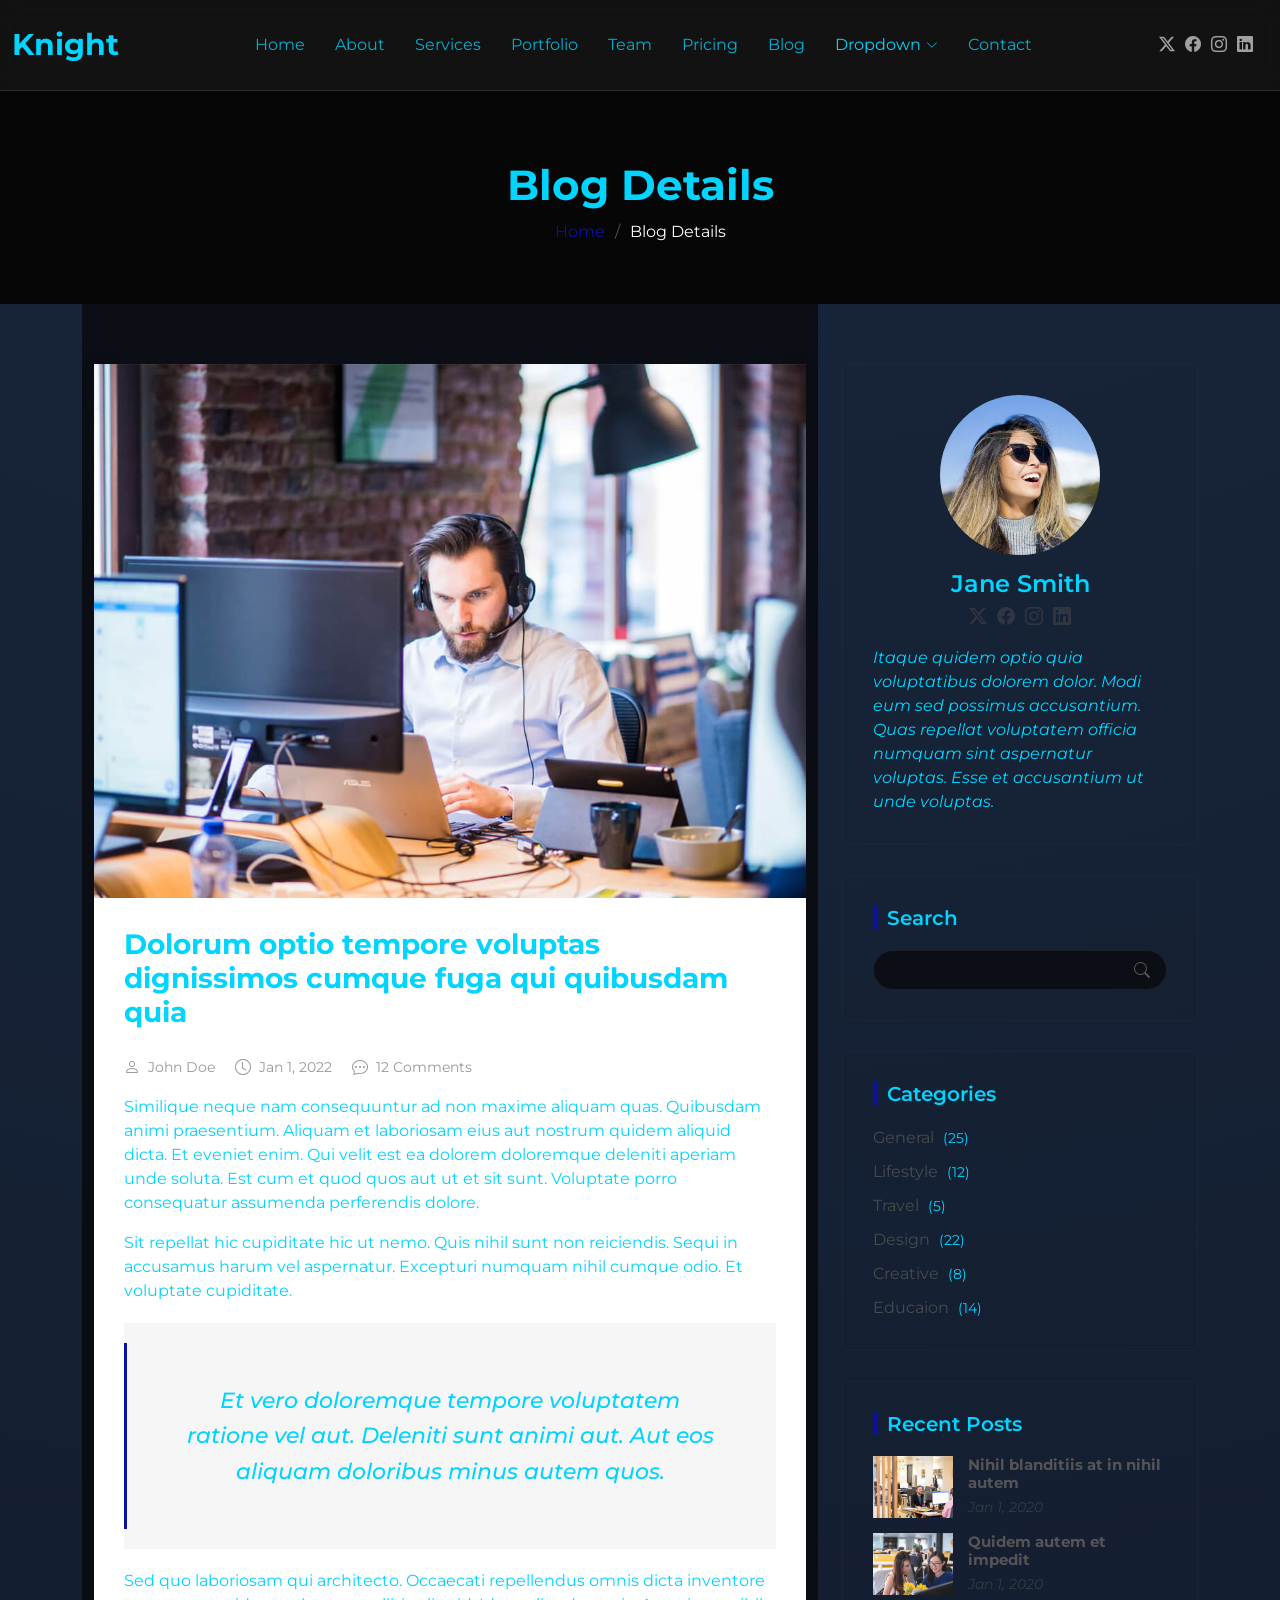
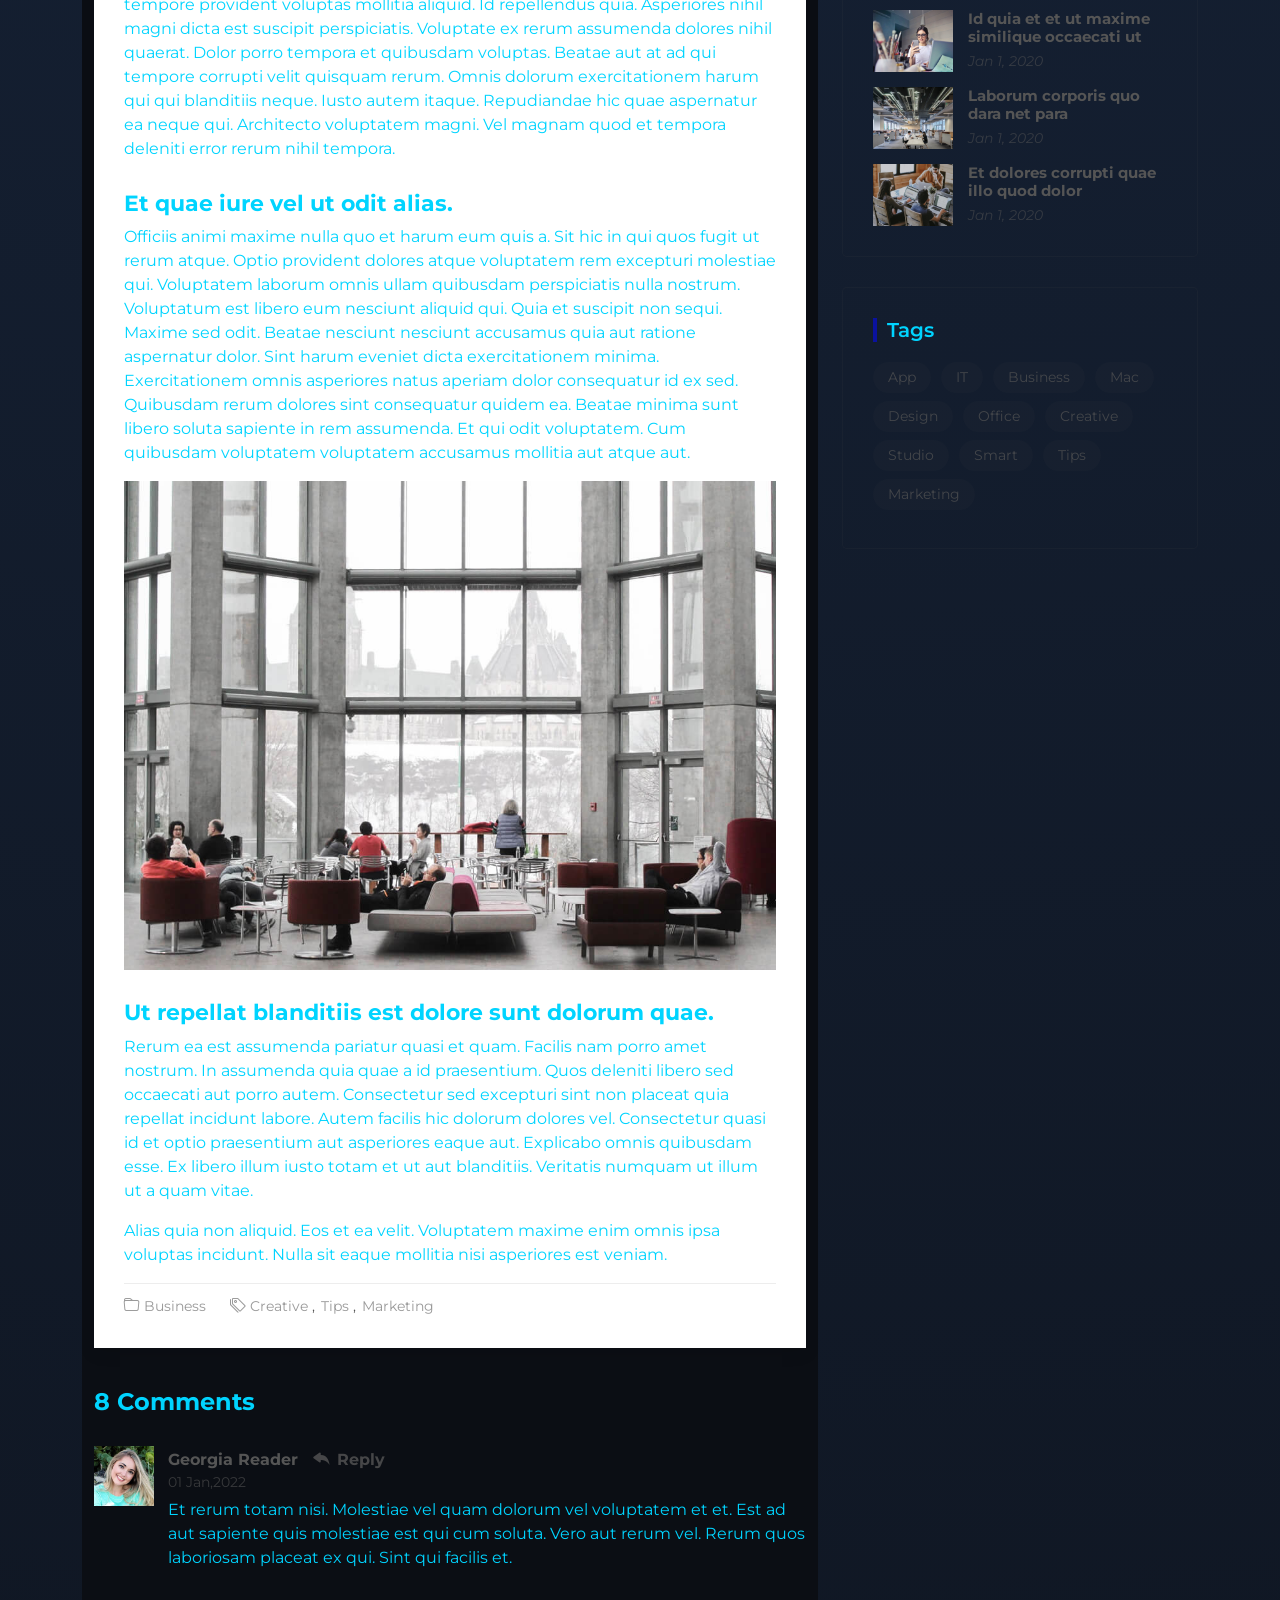
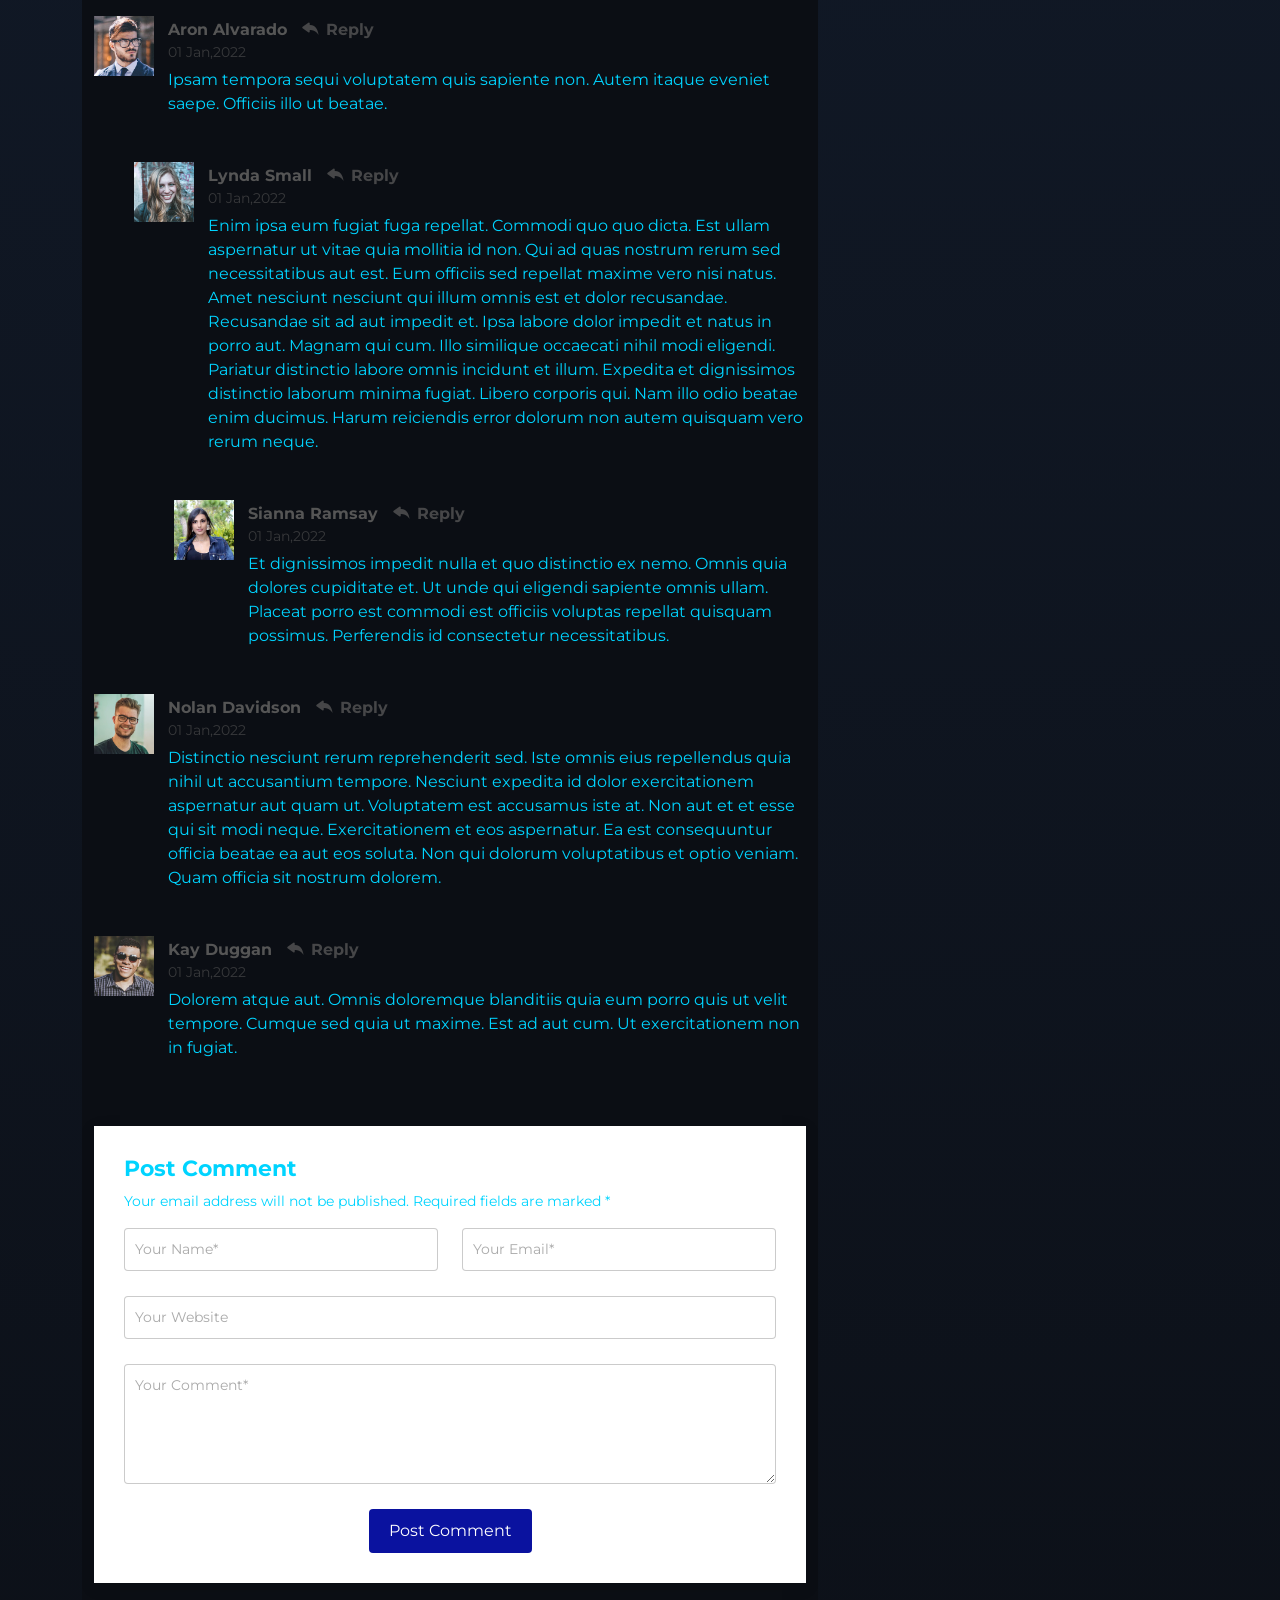
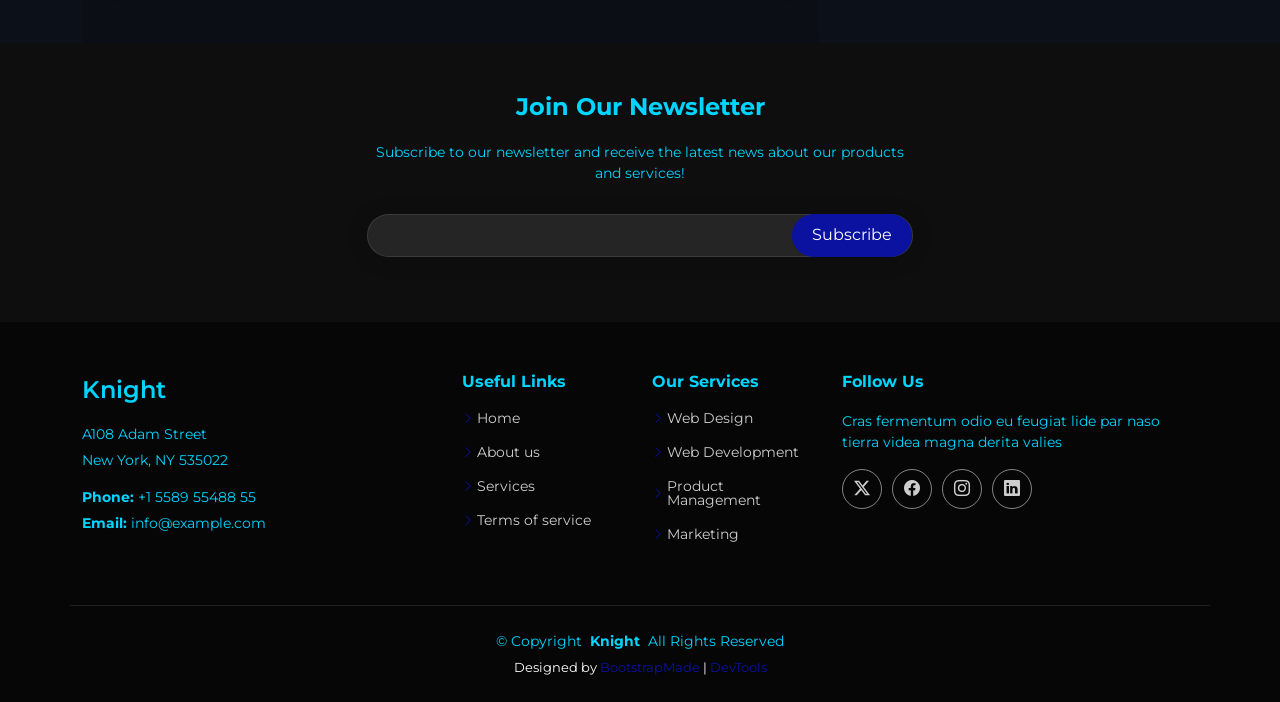
<file: blog-details.html>
<!DOCTYPE html>
<html lang="en">

<head>
  <meta charset="utf-8">
  <meta content="width=device-width, initial-scale=1.0" name="viewport">
  <title>Blog Details - Knight Bootstrap Template</title>
  <meta name="description" content="">
  <meta name="keywords" content="">

  <!-- Favicons -->
  <link href="assets/img/favicon.png" rel="icon">
  <link href="assets/img/apple-touch-icon.png" rel="apple-touch-icon">

  <!-- Fonts -->
  <link href="https://fonts.googleapis.com" rel="preconnect">
  <link href="https://fonts.gstatic.com" rel="preconnect" crossorigin>
  <link href="https://fonts.googleapis.com/css2?family=Roboto:ital,wght@0,100;0,300;0,400;0,500;0,700;0,900;1,100;1,300;1,400;1,500;1,700;1,900&family=Montserrat:ital,wght@0,100;0,200;0,300;0,400;0,500;0,600;0,700;0,800;0,900;1,100;1,200;1,300;1,400;1,500;1,600;1,700;1,800;1,900&family=Poppins:ital,wght@0,100;0,200;0,300;0,400;0,500;0,600;0,700;0,800;0,900;1,100;1,200;1,300;1,400;1,500;1,600;1,700;1,800;1,900&display=swap" rel="stylesheet">

  <!-- Vendor CSS Files -->
  <link href="assets/vendor/bootstrap/css/bootstrap.min.css" rel="stylesheet">
  <link href="assets/vendor/bootstrap-icons/bootstrap-icons.css" rel="stylesheet">
  <link href="assets/vendor/aos/aos.css" rel="stylesheet">
  <link href="assets/vendor/swiper/swiper-bundle.min.css" rel="stylesheet">
  <link href="assets/vendor/glightbox/css/glightbox.min.css" rel="stylesheet">

  <!-- Main CSS File -->
  <link href="assets/css/main.css" rel="stylesheet">

  <!-- =======================================================
  * Template Name: Knight
  * Template URL: https://bootstrapmade.com/knight-free-bootstrap-theme/
  * Updated: Oct 16 2024 with Bootstrap v5.3.3
  * Author: BootstrapMade.com
  * License: https://bootstrapmade.com/license/
  ======================================================== -->
</head>

<body class="blog-details-page">

  <header id="header" class="header d-flex align-items-center fixed-top">
    <div class="container-fluid position-relative d-flex align-items-center justify-content-between">

      <a href="index.html" class="logo d-flex align-items-center me-auto me-xl-0">
        <!-- Uncomment the line below if you also wish to use an image logo -->
        <!-- <img src="assets/img/logo.png" alt=""> -->
        <h1 class="sitename">Knight</h1>
      </a>

      <nav id="navmenu" class="navmenu">
        <ul>
          <li><a href="#hero">Home</a></li>
          <li><a href="#about">About</a></li>
          <li><a href="#services">Services</a></li>
          <li><a href="#portfolio">Portfolio</a></li>
          <li><a href="#team">Team</a></li>
          <li><a href="#pricing">Pricing</a></li>
          <li><a href="blog.html">Blog</a></li>
          <li class="dropdown"><a href="#"><span>Dropdown</span> <i class="bi bi-chevron-down toggle-dropdown"></i></a>
            <ul>
              <li><a href="#">Dropdown 1</a></li>
              <li class="dropdown"><a href="#"><span>Deep Dropdown</span> <i class="bi bi-chevron-down toggle-dropdown"></i></a>
                <ul>
                  <li><a href="#">Deep Dropdown 1</a></li>
                  <li><a href="#">Deep Dropdown 2</a></li>
                  <li><a href="#">Deep Dropdown 3</a></li>
                  <li><a href="#">Deep Dropdown 4</a></li>
                  <li><a href="#">Deep Dropdown 5</a></li>
                </ul>
              </li>
              <li><a href="#">Dropdown 2</a></li>
              <li><a href="#">Dropdown 3</a></li>
              <li><a href="#">Dropdown 4</a></li>
            </ul>
          </li>
          <li><a href="#contact">Contact</a></li>
        </ul>
        <i class="mobile-nav-toggle d-xl-none bi bi-list"></i>
      </nav>

      <div class="header-social-links">
        <a href="#" class="twitter"><i class="bi bi-twitter-x"></i></a>
        <a href="#" class="facebook"><i class="bi bi-facebook"></i></a>
        <a href="#" class="instagram"><i class="bi bi-instagram"></i></a>
        <a href="#" class="linkedin"><i class="bi bi-linkedin"></i></a>
      </div>

    </div>
  </header>

  <main class="main">

    <!-- Page Title -->
    <div class="page-title dark-background">
      <div class="container">
        <h1>Blog Details</h1>
        <nav class="breadcrumbs">
          <ol>
            <li><a href="index.html">Home</a></li>
            <li class="current">Blog Details</li>
          </ol>
        </nav>
      </div>
    </div><!-- End Page Title -->

    <div class="container">
      <div class="row">

        <div class="col-lg-8">

          <!-- Blog Details Section -->
          <section id="blog-details" class="blog-details section">
            <div class="container">

              <article class="article">

                <div class="post-img">
                  <img src="assets/img/blog/blog-1.jpg" alt="" class="img-fluid">
                </div>

                <h2 class="title">Dolorum optio tempore voluptas dignissimos cumque fuga qui quibusdam quia</h2>

                <div class="meta-top">
                  <ul>
                    <li class="d-flex align-items-center"><i class="bi bi-person"></i> <a href="blog-details.html">John Doe</a></li>
                    <li class="d-flex align-items-center"><i class="bi bi-clock"></i> <a href="blog-details.html"><time datetime="2020-01-01">Jan 1, 2022</time></a></li>
                    <li class="d-flex align-items-center"><i class="bi bi-chat-dots"></i> <a href="blog-details.html">12 Comments</a></li>
                  </ul>
                </div><!-- End meta top -->

                <div class="content">
                  <p>
                    Similique neque nam consequuntur ad non maxime aliquam quas. Quibusdam animi praesentium. Aliquam et laboriosam eius aut nostrum quidem aliquid dicta.
                    Et eveniet enim. Qui velit est ea dolorem doloremque deleniti aperiam unde soluta. Est cum et quod quos aut ut et sit sunt. Voluptate porro consequatur assumenda perferendis dolore.
                  </p>

                  <p>
                    Sit repellat hic cupiditate hic ut nemo. Quis nihil sunt non reiciendis. Sequi in accusamus harum vel aspernatur. Excepturi numquam nihil cumque odio. Et voluptate cupiditate.
                  </p>

                  <blockquote>
                    <p>
                      Et vero doloremque tempore voluptatem ratione vel aut. Deleniti sunt animi aut. Aut eos aliquam doloribus minus autem quos.
                    </p>
                  </blockquote>

                  <p>
                    Sed quo laboriosam qui architecto. Occaecati repellendus omnis dicta inventore tempore provident voluptas mollitia aliquid. Id repellendus quia. Asperiores nihil magni dicta est suscipit perspiciatis. Voluptate ex rerum assumenda dolores nihil quaerat.
                    Dolor porro tempora et quibusdam voluptas. Beatae aut at ad qui tempore corrupti velit quisquam rerum. Omnis dolorum exercitationem harum qui qui blanditiis neque.
                    Iusto autem itaque. Repudiandae hic quae aspernatur ea neque qui. Architecto voluptatem magni. Vel magnam quod et tempora deleniti error rerum nihil tempora.
                  </p>

                  <h3>Et quae iure vel ut odit alias.</h3>
                  <p>
                    Officiis animi maxime nulla quo et harum eum quis a. Sit hic in qui quos fugit ut rerum atque. Optio provident dolores atque voluptatem rem excepturi molestiae qui. Voluptatem laborum omnis ullam quibusdam perspiciatis nulla nostrum. Voluptatum est libero eum nesciunt aliquid qui.
                    Quia et suscipit non sequi. Maxime sed odit. Beatae nesciunt nesciunt accusamus quia aut ratione aspernatur dolor. Sint harum eveniet dicta exercitationem minima. Exercitationem omnis asperiores natus aperiam dolor consequatur id ex sed. Quibusdam rerum dolores sint consequatur quidem ea.
                    Beatae minima sunt libero soluta sapiente in rem assumenda. Et qui odit voluptatem. Cum quibusdam voluptatem voluptatem accusamus mollitia aut atque aut.
                  </p>
                  <img src="assets/img/blog/blog-inside-post.jpg" class="img-fluid" alt="">

                  <h3>Ut repellat blanditiis est dolore sunt dolorum quae.</h3>
                  <p>
                    Rerum ea est assumenda pariatur quasi et quam. Facilis nam porro amet nostrum. In assumenda quia quae a id praesentium. Quos deleniti libero sed occaecati aut porro autem. Consectetur sed excepturi sint non placeat quia repellat incidunt labore. Autem facilis hic dolorum dolores vel.
                    Consectetur quasi id et optio praesentium aut asperiores eaque aut. Explicabo omnis quibusdam esse. Ex libero illum iusto totam et ut aut blanditiis. Veritatis numquam ut illum ut a quam vitae.
                  </p>
                  <p>
                    Alias quia non aliquid. Eos et ea velit. Voluptatem maxime enim omnis ipsa voluptas incidunt. Nulla sit eaque mollitia nisi asperiores est veniam.
                  </p>

                </div><!-- End post content -->

                <div class="meta-bottom">
                  <i class="bi bi-folder"></i>
                  <ul class="cats">
                    <li><a href="#">Business</a></li>
                  </ul>

                  <i class="bi bi-tags"></i>
                  <ul class="tags">
                    <li><a href="#">Creative</a></li>
                    <li><a href="#">Tips</a></li>
                    <li><a href="#">Marketing</a></li>
                  </ul>
                </div><!-- End meta bottom -->

              </article>

            </div>
          </section><!-- /Blog Details Section -->

          <!-- Blog Comments Section -->
          <section id="blog-comments" class="blog-comments section">

            <div class="container">

              <h4 class="comments-count">8 Comments</h4>

              <div id="comment-1" class="comment">
                <div class="d-flex">
                  <div class="comment-img"><img src="assets/img/blog/comments-1.jpg" alt=""></div>
                  <div>
                    <h5><a href="">Georgia Reader</a> <a href="#" class="reply"><i class="bi bi-reply-fill"></i> Reply</a></h5>
                    <time datetime="2020-01-01">01 Jan,2022</time>
                    <p>
                      Et rerum totam nisi. Molestiae vel quam dolorum vel voluptatem et et. Est ad aut sapiente quis molestiae est qui cum soluta.
                      Vero aut rerum vel. Rerum quos laboriosam placeat ex qui. Sint qui facilis et.
                    </p>
                  </div>
                </div>
              </div><!-- End comment #1 -->

              <div id="comment-2" class="comment">
                <div class="d-flex">
                  <div class="comment-img"><img src="assets/img/blog/comments-2.jpg" alt=""></div>
                  <div>
                    <h5><a href="">Aron Alvarado</a> <a href="#" class="reply"><i class="bi bi-reply-fill"></i> Reply</a></h5>
                    <time datetime="2020-01-01">01 Jan,2022</time>
                    <p>
                      Ipsam tempora sequi voluptatem quis sapiente non. Autem itaque eveniet saepe. Officiis illo ut beatae.
                    </p>
                  </div>
                </div>

                <div id="comment-reply-1" class="comment comment-reply">
                  <div class="d-flex">
                    <div class="comment-img"><img src="assets/img/blog/comments-3.jpg" alt=""></div>
                    <div>
                      <h5><a href="">Lynda Small</a> <a href="#" class="reply"><i class="bi bi-reply-fill"></i> Reply</a></h5>
                      <time datetime="2020-01-01">01 Jan,2022</time>
                      <p>
                        Enim ipsa eum fugiat fuga repellat. Commodi quo quo dicta. Est ullam aspernatur ut vitae quia mollitia id non. Qui ad quas nostrum rerum sed necessitatibus aut est. Eum officiis sed repellat maxime vero nisi natus. Amet nesciunt nesciunt qui illum omnis est et dolor recusandae.

                        Recusandae sit ad aut impedit et. Ipsa labore dolor impedit et natus in porro aut. Magnam qui cum. Illo similique occaecati nihil modi eligendi. Pariatur distinctio labore omnis incidunt et illum. Expedita et dignissimos distinctio laborum minima fugiat.

                        Libero corporis qui. Nam illo odio beatae enim ducimus. Harum reiciendis error dolorum non autem quisquam vero rerum neque.
                      </p>
                    </div>
                  </div>

                  <div id="comment-reply-2" class="comment comment-reply">
                    <div class="d-flex">
                      <div class="comment-img"><img src="assets/img/blog/comments-4.jpg" alt=""></div>
                      <div>
                        <h5><a href="">Sianna Ramsay</a> <a href="#" class="reply"><i class="bi bi-reply-fill"></i> Reply</a></h5>
                        <time datetime="2020-01-01">01 Jan,2022</time>
                        <p>
                          Et dignissimos impedit nulla et quo distinctio ex nemo. Omnis quia dolores cupiditate et. Ut unde qui eligendi sapiente omnis ullam. Placeat porro est commodi est officiis voluptas repellat quisquam possimus. Perferendis id consectetur necessitatibus.
                        </p>
                      </div>
                    </div>

                  </div><!-- End comment reply #2-->

                </div><!-- End comment reply #1-->

              </div><!-- End comment #2-->

              <div id="comment-3" class="comment">
                <div class="d-flex">
                  <div class="comment-img"><img src="assets/img/blog/comments-5.jpg" alt=""></div>
                  <div>
                    <h5><a href="">Nolan Davidson</a> <a href="#" class="reply"><i class="bi bi-reply-fill"></i> Reply</a></h5>
                    <time datetime="2020-01-01">01 Jan,2022</time>
                    <p>
                      Distinctio nesciunt rerum reprehenderit sed. Iste omnis eius repellendus quia nihil ut accusantium tempore. Nesciunt expedita id dolor exercitationem aspernatur aut quam ut. Voluptatem est accusamus iste at.
                      Non aut et et esse qui sit modi neque. Exercitationem et eos aspernatur. Ea est consequuntur officia beatae ea aut eos soluta. Non qui dolorum voluptatibus et optio veniam. Quam officia sit nostrum dolorem.
                    </p>
                  </div>
                </div>

              </div><!-- End comment #3 -->

              <div id="comment-4" class="comment">
                <div class="d-flex">
                  <div class="comment-img"><img src="assets/img/blog/comments-6.jpg" alt=""></div>
                  <div>
                    <h5><a href="">Kay Duggan</a> <a href="#" class="reply"><i class="bi bi-reply-fill"></i> Reply</a></h5>
                    <time datetime="2020-01-01">01 Jan,2022</time>
                    <p>
                      Dolorem atque aut. Omnis doloremque blanditiis quia eum porro quis ut velit tempore. Cumque sed quia ut maxime. Est ad aut cum. Ut exercitationem non in fugiat.
                    </p>
                  </div>
                </div>

              </div><!-- End comment #4 -->

            </div>

          </section><!-- /Blog Comments Section -->

          <!-- Comment Form Section -->
          <section id="comment-form" class="comment-form section">
            <div class="container">

              <form action="">

                <h4>Post Comment</h4>
                <p>Your email address will not be published. Required fields are marked * </p>
                <div class="row">
                  <div class="col-md-6 form-group">
                    <input name="name" type="text" class="form-control" placeholder="Your Name*">
                  </div>
                  <div class="col-md-6 form-group">
                    <input name="email" type="text" class="form-control" placeholder="Your Email*">
                  </div>
                </div>
                <div class="row">
                  <div class="col form-group">
                    <input name="website" type="text" class="form-control" placeholder="Your Website">
                  </div>
                </div>
                <div class="row">
                  <div class="col form-group">
                    <textarea name="comment" class="form-control" placeholder="Your Comment*"></textarea>
                  </div>
                </div>

                <div class="text-center">
                  <button type="submit" class="btn btn-primary">Post Comment</button>
                </div>

              </form>

            </div>
          </section><!-- /Comment Form Section -->

        </div>

        <div class="col-lg-4 sidebar">

          <div class="widgets-container">

            <!-- Blog Author Widget -->
            <div class="blog-author-widget widget-item">

              <div class="d-flex flex-column align-items-center">
                <img src="assets/img/blog/blog-author.jpg" class="rounded-circle flex-shrink-0" alt="">
                <h4>Jane Smith</h4>
                <div class="social-links">
                  <a href="https://x.com/#"><i class="bi bi-twitter-x"></i></a>
                  <a href="https://facebook.com/#"><i class="bi bi-facebook"></i></a>
                  <a href="https://instagram.com/#"><i class="biu bi-instagram"></i></a>
                  <a href="https://instagram.com/#"><i class="biu bi-linkedin"></i></a>
                </div>

                <p>
                  Itaque quidem optio quia voluptatibus dolorem dolor. Modi eum sed possimus accusantium. Quas repellat voluptatem officia numquam sint aspernatur voluptas. Esse et accusantium ut unde voluptas.
                </p>

              </div>
            </div><!--/Blog Author Widget -->

            <!-- Search Widget -->
            <div class="search-widget widget-item">

              <h3 class="widget-title">Search</h3>
              <form action="">
                <input type="text">
                <button type="submit" title="Search"><i class="bi bi-search"></i></button>
              </form>

            </div><!--/Search Widget -->

            <!-- Categories Widget -->
            <div class="categories-widget widget-item">

              <h3 class="widget-title">Categories</h3>
              <ul class="mt-3">
                <li><a href="#">General <span>(25)</span></a></li>
                <li><a href="#">Lifestyle <span>(12)</span></a></li>
                <li><a href="#">Travel <span>(5)</span></a></li>
                <li><a href="#">Design <span>(22)</span></a></li>
                <li><a href="#">Creative <span>(8)</span></a></li>
                <li><a href="#">Educaion <span>(14)</span></a></li>
              </ul>

            </div><!--/Categories Widget -->

            <!-- Recent Posts Widget -->
            <div class="recent-posts-widget widget-item">

              <h3 class="widget-title">Recent Posts</h3>

              <div class="post-item">
                <img src="assets/img/blog/blog-recent-1.jpg" alt="" class="flex-shrink-0">
                <div>
                  <h4><a href="blog-details.html">Nihil blanditiis at in nihil autem</a></h4>
                  <time datetime="2020-01-01">Jan 1, 2020</time>
                </div>
              </div><!-- End recent post item-->

              <div class="post-item">
                <img src="assets/img/blog/blog-recent-2.jpg" alt="" class="flex-shrink-0">
                <div>
                  <h4><a href="blog-details.html">Quidem autem et impedit</a></h4>
                  <time datetime="2020-01-01">Jan 1, 2020</time>
                </div>
              </div><!-- End recent post item-->

              <div class="post-item">
                <img src="assets/img/blog/blog-recent-3.jpg" alt="" class="flex-shrink-0">
                <div>
                  <h4><a href="blog-details.html">Id quia et et ut maxime similique occaecati ut</a></h4>
                  <time datetime="2020-01-01">Jan 1, 2020</time>
                </div>
              </div><!-- End recent post item-->

              <div class="post-item">
                <img src="assets/img/blog/blog-recent-4.jpg" alt="" class="flex-shrink-0">
                <div>
                  <h4><a href="blog-details.html">Laborum corporis quo dara net para</a></h4>
                  <time datetime="2020-01-01">Jan 1, 2020</time>
                </div>
              </div><!-- End recent post item-->

              <div class="post-item">
                <img src="assets/img/blog/blog-recent-5.jpg" alt="" class="flex-shrink-0">
                <div>
                  <h4><a href="blog-details.html">Et dolores corrupti quae illo quod dolor</a></h4>
                  <time datetime="2020-01-01">Jan 1, 2020</time>
                </div>
              </div><!-- End recent post item-->

            </div><!--/Recent Posts Widget -->

            <!-- Tags Widget -->
            <div class="tags-widget widget-item">

              <h3 class="widget-title">Tags</h3>
              <ul>
                <li><a href="#">App</a></li>
                <li><a href="#">IT</a></li>
                <li><a href="#">Business</a></li>
                <li><a href="#">Mac</a></li>
                <li><a href="#">Design</a></li>
                <li><a href="#">Office</a></li>
                <li><a href="#">Creative</a></li>
                <li><a href="#">Studio</a></li>
                <li><a href="#">Smart</a></li>
                <li><a href="#">Tips</a></li>
                <li><a href="#">Marketing</a></li>
              </ul>

            </div><!--/Tags Widget -->

          </div>

        </div>

      </div>
    </div>

  </main>

  <footer id="footer" class="footer dark-background">

    <div class="footer-newsletter">
      <div class="container">
        <div class="row justify-content-center text-center">
          <div class="col-lg-6">
            <h4>Join Our Newsletter</h4>
            <p>Subscribe to our newsletter and receive the latest news about our products and services!</p>
            <form action="forms/newsletter.php" method="post" class="php-email-form">
              <div class="newsletter-form"><input type="email" name="email"><input type="submit" value="Subscribe"></div>
              <div class="loading">Loading</div>
              <div class="error-message"></div>
              <div class="sent-message">Your subscription request has been sent. Thank you!</div>
            </form>
          </div>
        </div>
      </div>
    </div>

    <div class="container footer-top">
      <div class="row gy-4">
        <div class="col-lg-4 col-md-6 footer-about">
          <a href="index.html" class="d-flex align-items-center">
            <span class="sitename">Knight</span>
          </a>
          <div class="footer-contact pt-3">
            <p>A108 Adam Street</p>
            <p>New York, NY 535022</p>
            <p class="mt-3"><strong>Phone:</strong> <span>+1 5589 55488 55</span></p>
            <p><strong>Email:</strong> <span>info@example.com</span></p>
          </div>
        </div>

        <div class="col-lg-2 col-md-3 footer-links">
          <h4>Useful Links</h4>
          <ul>
            <li><i class="bi bi-chevron-right"></i> <a href="#">Home</a></li>
            <li><i class="bi bi-chevron-right"></i> <a href="#">About us</a></li>
            <li><i class="bi bi-chevron-right"></i> <a href="#">Services</a></li>
            <li><i class="bi bi-chevron-right"></i> <a href="#">Terms of service</a></li>
          </ul>
        </div>

        <div class="col-lg-2 col-md-3 footer-links">
          <h4>Our Services</h4>
          <ul>
            <li><i class="bi bi-chevron-right"></i> <a href="#">Web Design</a></li>
            <li><i class="bi bi-chevron-right"></i> <a href="#">Web Development</a></li>
            <li><i class="bi bi-chevron-right"></i> <a href="#">Product Management</a></li>
            <li><i class="bi bi-chevron-right"></i> <a href="#">Marketing</a></li>
          </ul>
        </div>

        <div class="col-lg-4 col-md-12">
          <h4>Follow Us</h4>
          <p>Cras fermentum odio eu feugiat lide par naso tierra videa magna derita valies</p>
          <div class="social-links d-flex">
            <a href=""><i class="bi bi-twitter-x"></i></a>
            <a href=""><i class="bi bi-facebook"></i></a>
            <a href=""><i class="bi bi-instagram"></i></a>
            <a href=""><i class="bi bi-linkedin"></i></a>
          </div>
        </div>

      </div>
    </div>

    <div class="container copyright text-center mt-4">
      <p>© <span>Copyright</span> <strong class="px-1 sitename">Knight</strong> <span>All Rights Reserved</span></p>
      <div class="credits">
        <!-- All the links in the footer should remain intact. -->
        <!-- You can delete the links only if you've purchased the pro version. -->
        <!-- Licensing information: https://bootstrapmade.com/license/ -->
        <!-- Purchase the pro version with working PHP/AJAX contact form: [buy-url] -->
        Designed by <a href="https://bootstrapmade.com/">BootstrapMade</a> | <a href="https://bootstrapmade.com/tools/">DevTools</a>
      </div>
    </div>

  </footer>

  <!-- Scroll Top -->
  <a href="#" id="scroll-top" class="scroll-top d-flex align-items-center justify-content-center"><i class="bi bi-arrow-up-short"></i></a>

  <!-- Preloader -->
  <div id="preloader"></div>

  <!-- Vendor JS Files -->
  <script src="assets/vendor/bootstrap/js/bootstrap.bundle.min.js"></script>
  <script src="assets/vendor/php-email-form/validate.js"></script>
  <script src="assets/vendor/aos/aos.js"></script>
  <script src="assets/vendor/swiper/swiper-bundle.min.js"></script>
  <script src="assets/vendor/glightbox/js/glightbox.min.js"></script>
  <script src="assets/vendor/imagesloaded/imagesloaded.pkgd.min.js"></script>
  <script src="assets/vendor/isotope-layout/isotope.pkgd.min.js"></script>

  <!-- Main JS File -->
  <script src="assets/js/main.js"></script>

</body>

</html>
</file>
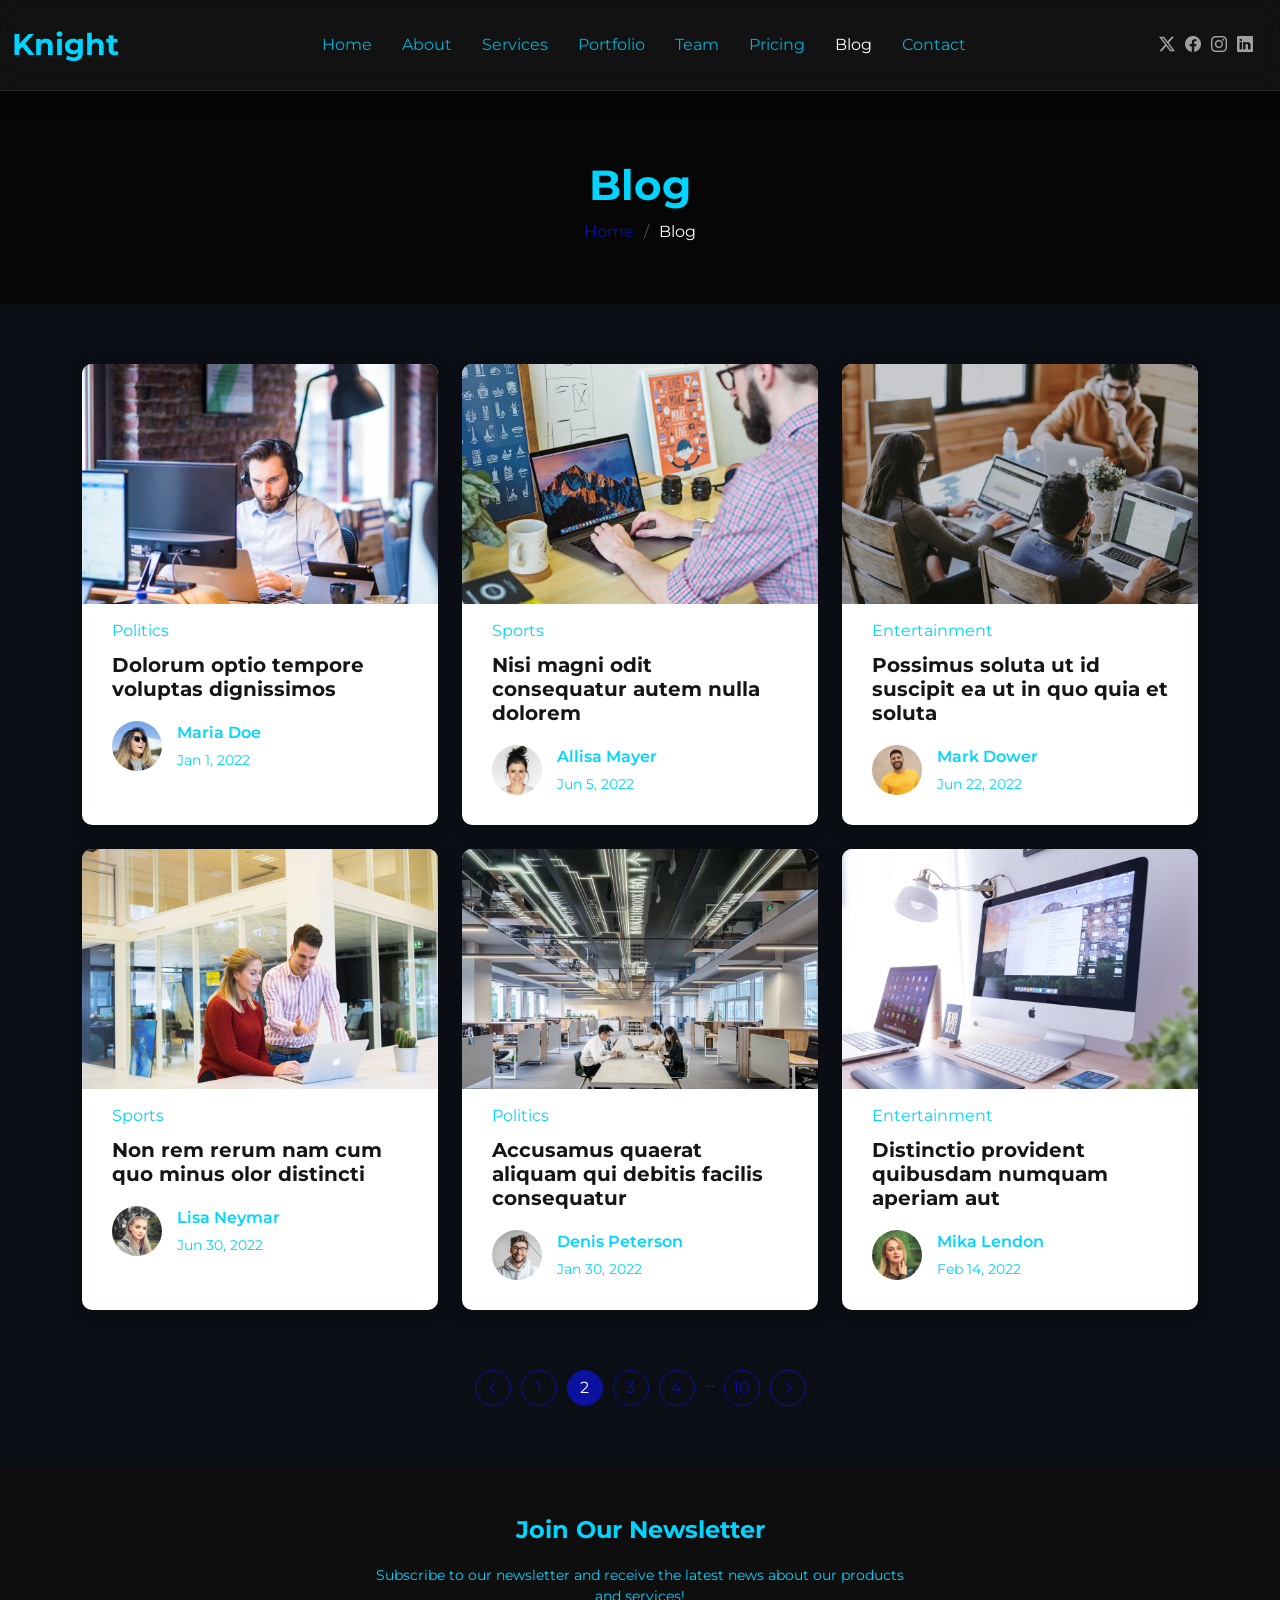
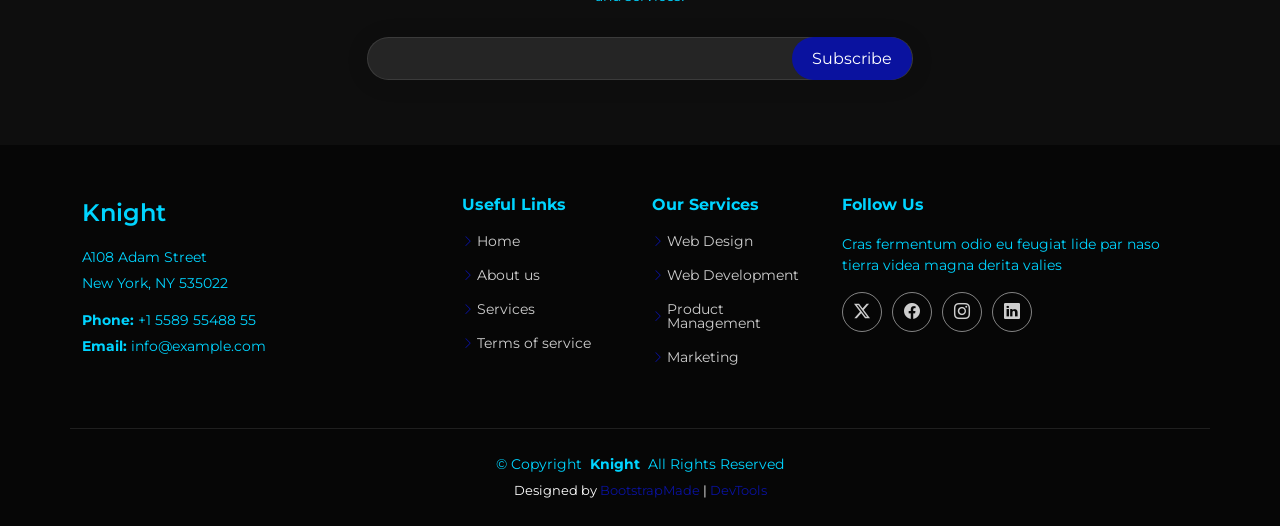
<file: blog.html>
<!DOCTYPE html>
<html lang="en">

<head>
  <meta charset="utf-8">
  <meta content="width=device-width, initial-scale=1.0" name="viewport">
  <title>Blog - Knight Bootstrap Template</title>
  <meta name="description" content="">
  <meta name="keywords" content="">

  <!-- Favicons -->
  <link href="assets/img/favicon.png" rel="icon">
  <link href="assets/img/apple-touch-icon.png" rel="apple-touch-icon">

  <!-- Fonts -->
  <link href="https://fonts.googleapis.com" rel="preconnect">
  <link href="https://fonts.gstatic.com" rel="preconnect" crossorigin>
  <link href="https://fonts.googleapis.com/css2?family=Roboto:ital,wght@0,100;0,300;0,400;0,500;0,700;0,900;1,100;1,300;1,400;1,500;1,700;1,900&family=Montserrat:ital,wght@0,100;0,200;0,300;0,400;0,500;0,600;0,700;0,800;0,900;1,100;1,200;1,300;1,400;1,500;1,600;1,700;1,800;1,900&family=Poppins:ital,wght@0,100;0,200;0,300;0,400;0,500;0,600;0,700;0,800;0,900;1,100;1,200;1,300;1,400;1,500;1,600;1,700;1,800;1,900&display=swap" rel="stylesheet">

  <!-- Vendor CSS Files -->
  <link href="assets/vendor/bootstrap/css/bootstrap.min.css" rel="stylesheet">
  <link href="assets/vendor/bootstrap-icons/bootstrap-icons.css" rel="stylesheet">
  <link href="assets/vendor/aos/aos.css" rel="stylesheet">
  <link href="assets/vendor/swiper/swiper-bundle.min.css" rel="stylesheet">
  <link href="assets/vendor/glightbox/css/glightbox.min.css" rel="stylesheet">

  <!-- Main CSS File -->
  <link href="assets/css/main.css" rel="stylesheet">

  <!-- =======================================================
  * Template Name: Knight
  * Template URL: https://bootstrapmade.com/knight-free-bootstrap-theme/
  * Updated: Oct 16 2024 with Bootstrap v5.3.3
  * Author: BootstrapMade.com
  * License: https://bootstrapmade.com/license/
  ======================================================== -->
</head>

<body class="blog-page">

  <header id="header" class="header d-flex align-items-center fixed-top">
    <div class="container-fluid position-relative d-flex align-items-center justify-content-between">

      <a href="index.html" class="logo d-flex align-items-center me-auto me-xl-0">
        <!-- Uncomment the line below if you also wish to use an image logo -->
        <!-- <img src="assets/img/logo.png" alt=""> -->
        <h1 class="sitename">Knight</h1>
      </a>

      <nav id="navmenu" class="navmenu">
        <ul>
          <li><a href="index.html">Home</a></li>
          <li><a href="#about">About</a></li>
          <li><a href="#services">Services</a></li>
          <li><a href="#portfolio">Portfolio</a></li>
          <li><a href="#team">Team</a></li>
          <li><a href="#pricing">Pricing</a></li>
          <li><a href="blog.html" class="active">Blog</a></li>
           
          </li>
          <li><a href="#contact">Contact</a></li>
        </ul>
        <i class="mobile-nav-toggle d-xl-none bi bi-list"></i>
      </nav>

      <div class="header-social-links">
        <a href="#" class="twitter"><i class="bi bi-twitter-x"></i></a>
        <a href="#" class="facebook"><i class="bi bi-facebook"></i></a>
        <a href="#" class="instagram"><i class="bi bi-instagram"></i></a>
        <a href="#" class="linkedin"><i class="bi bi-linkedin"></i></a>
      </div>

    </div>
  </header>

  <main class="main">

    <!-- Page Title -->
    <div class="page-title dark-background">
      <div class="container">
        <h1>Blog</h1>
        <nav class="breadcrumbs">
          <ol>
            <li><a href="index.html">Home</a></li>
            <li class="current">Blog</li>
          </ol>
        </nav>
      </div>
    </div><!-- End Page Title -->

    <!-- Blog Posts Section -->
    <section id="blog-posts" class="blog-posts section">

      <div class="container">
        <div class="row gy-4">

          <div class="col-lg-4">
            <article>

              <div class="post-img">
                <img src="assets/img/blog/blog-1.jpg" alt="" class="img-fluid">
              </div>

              <p class="post-category">Politics</p>

              <h2 class="title">
                <a href="blog-details.html">Dolorum optio tempore voluptas dignissimos</a>
              </h2>

              <div class="d-flex align-items-center">
                <img src="assets/img/blog/blog-author.jpg" alt="" class="img-fluid post-author-img flex-shrink-0">
                <div class="post-meta">
                  <p class="post-author">Maria Doe</p>
                  <p class="post-date">
                    <time datetime="2022-01-01">Jan 1, 2022</time>
                  </p>
                </div>
              </div>

            </article>
          </div><!-- End post list item -->

          <div class="col-lg-4">
            <article>

              <div class="post-img">
                <img src="assets/img/blog/blog-2.jpg" alt="" class="img-fluid">
              </div>

              <p class="post-category">Sports</p>

              <h2 class="title">
                <a href="blog-details.html">Nisi magni odit consequatur autem nulla dolorem</a>
              </h2>

              <div class="d-flex align-items-center">
                <img src="assets/img/blog/blog-author-2.jpg" alt="" class="img-fluid post-author-img flex-shrink-0">
                <div class="post-meta">
                  <p class="post-author">Allisa Mayer</p>
                  <p class="post-date">
                    <time datetime="2022-01-01">Jun 5, 2022</time>
                  </p>
                </div>
              </div>

            </article>
          </div><!-- End post list item -->

          <div class="col-lg-4">
            <article>

              <div class="post-img">
                <img src="assets/img/blog/blog-3.jpg" alt="" class="img-fluid">
              </div>

              <p class="post-category">Entertainment</p>

              <h2 class="title">
                <a href="blog-details.html">Possimus soluta ut id suscipit ea ut in quo quia et soluta</a>
              </h2>

              <div class="d-flex align-items-center">
                <img src="assets/img/blog/blog-author-3.jpg" alt="" class="img-fluid post-author-img flex-shrink-0">
                <div class="post-meta">
                  <p class="post-author">Mark Dower</p>
                  <p class="post-date">
                    <time datetime="2022-01-01">Jun 22, 2022</time>
                  </p>
                </div>
              </div>

            </article>
          </div><!-- End post list item -->

          <div class="col-lg-4">
            <article>

              <div class="post-img">
                <img src="assets/img/blog/blog-4.jpg" alt="" class="img-fluid">
              </div>

              <p class="post-category">Sports</p>

              <h2 class="title">
                <a href="blog-details.html">Non rem rerum nam cum quo minus olor distincti</a>
              </h2>

              <div class="d-flex align-items-center">
                <img src="assets/img/blog/blog-author-4.jpg" alt="" class="img-fluid post-author-img flex-shrink-0">
                <div class="post-meta">
                  <p class="post-author">Lisa Neymar</p>
                  <p class="post-date">
                    <time datetime="2022-01-01">Jun 30, 2022</time>
                  </p>
                </div>
              </div>

            </article>
          </div><!-- End post list item -->

          <div class="col-lg-4">
            <article>

              <div class="post-img">
                <img src="assets/img/blog/blog-5.jpg" alt="" class="img-fluid">
              </div>

              <p class="post-category">Politics</p>

              <h2 class="title">
                <a href="blog-details.html">Accusamus quaerat aliquam qui debitis facilis consequatur</a>
              </h2>

              <div class="d-flex align-items-center">
                <img src="assets/img/blog/blog-author-5.jpg" alt="" class="img-fluid post-author-img flex-shrink-0">
                <div class="post-meta">
                  <p class="post-author">Denis Peterson</p>
                  <p class="post-date">
                    <time datetime="2022-01-01">Jan 30, 2022</time>
                  </p>
                </div>
              </div>

            </article>
          </div><!-- End post list item -->

          <div class="col-lg-4">
            <article>

              <div class="post-img">
                <img src="assets/img/blog/blog-6.jpg" alt="" class="img-fluid">
              </div>

              <p class="post-category">Entertainment</p>

              <h2 class="title">
                <a href="blog-details.html">Distinctio provident quibusdam numquam aperiam aut</a>
              </h2>

              <div class="d-flex align-items-center">
                <img src="assets/img/blog/blog-author-6.jpg" alt="" class="img-fluid post-author-img flex-shrink-0">
                <div class="post-meta">
                  <p class="post-author">Mika Lendon</p>
                  <p class="post-date">
                    <time datetime="2022-01-01">Feb 14, 2022</time>
                  </p>
                </div>
              </div>

            </article>
          </div><!-- End post list item -->

        </div>
      </div>

    </section><!-- /Blog Posts Section -->

    <!-- Blog Pagination Section -->
    <section id="blog-pagination" class="blog-pagination section">

      <div class="container">
        <div class="d-flex justify-content-center">
          <ul>
            <li><a href="#"><i class="bi bi-chevron-left"></i></a></li>
            <li><a href="#">1</a></li>
            <li><a href="#" class="active">2</a></li>
            <li><a href="#">3</a></li>
            <li><a href="#">4</a></li>
            <li>...</li>
            <li><a href="#">10</a></li>
            <li><a href="#"><i class="bi bi-chevron-right"></i></a></li>
          </ul>
        </div>
      </div>

    </section><!-- /Blog Pagination Section -->

  </main>

  <footer id="footer" class="footer dark-background">

    <div class="footer-newsletter">
      <div class="container">
        <div class="row justify-content-center text-center">
          <div class="col-lg-6">
            <h4>Join Our Newsletter</h4>
            <p>Subscribe to our newsletter and receive the latest news about our products and services!</p>
            <form action="forms/newsletter.php" method="post" class="php-email-form">
              <div class="newsletter-form"><input type="email" name="email"><input type="submit" value="Subscribe"></div>
              <div class="loading">Loading</div>
              <div class="error-message"></div>
              <div class="sent-message">Your subscription request has been sent. Thank you!</div>
            </form>
          </div>
        </div>
      </div>
    </div>

    <div class="container footer-top">
      <div class="row gy-4">
        <div class="col-lg-4 col-md-6 footer-about">
          <a href="index.html" class="d-flex align-items-center">
            <span class="sitename">Knight</span>
          </a>
          <div class="footer-contact pt-3">
            <p>A108 Adam Street</p>
            <p>New York, NY 535022</p>
            <p class="mt-3"><strong>Phone:</strong> <span>+1 5589 55488 55</span></p>
            <p><strong>Email:</strong> <span>info@example.com</span></p>
          </div>
        </div>

        <div class="col-lg-2 col-md-3 footer-links">
          <h4>Useful Links</h4>
          <ul>
            <li><i class="bi bi-chevron-right"></i> <a href="#">Home</a></li>
            <li><i class="bi bi-chevron-right"></i> <a href="#">About us</a></li>
            <li><i class="bi bi-chevron-right"></i> <a href="#">Services</a></li>
            <li><i class="bi bi-chevron-right"></i> <a href="#">Terms of service</a></li>
          </ul>
        </div>

        <div class="col-lg-2 col-md-3 footer-links">
          <h4>Our Services</h4>
          <ul>
            <li><i class="bi bi-chevron-right"></i> <a href="#">Web Design</a></li>
            <li><i class="bi bi-chevron-right"></i> <a href="#">Web Development</a></li>
            <li><i class="bi bi-chevron-right"></i> <a href="#">Product Management</a></li>
            <li><i class="bi bi-chevron-right"></i> <a href="#">Marketing</a></li>
          </ul>
        </div>

        <div class="col-lg-4 col-md-12">
          <h4>Follow Us</h4>
          <p>Cras fermentum odio eu feugiat lide par naso tierra videa magna derita valies</p>
          <div class="social-links d-flex">
            <a href=""><i class="bi bi-twitter-x"></i></a>
            <a href=""><i class="bi bi-facebook"></i></a>
            <a href=""><i class="bi bi-instagram"></i></a>
            <a href=""><i class="bi bi-linkedin"></i></a>
          </div>
        </div>

      </div>
    </div>

    <div class="container copyright text-center mt-4">
      <p>© <span>Copyright</span> <strong class="px-1 sitename">Knight</strong> <span>All Rights Reserved</span></p>
      <div class="credits">
        <!-- All the links in the footer should remain intact. -->
        <!-- You can delete the links only if you've purchased the pro version. -->
        <!-- Licensing information: https://bootstrapmade.com/license/ -->
        <!-- Purchase the pro version with working PHP/AJAX contact form: [buy-url] -->
        Designed by <a href="https://bootstrapmade.com/">BootstrapMade</a> | <a href="https://bootstrapmade.com/tools/">DevTools</a>
      </div>
    </div>

  </footer>

  <!-- Scroll Top -->
  <a href="#" id="scroll-top" class="scroll-top d-flex align-items-center justify-content-center"><i class="bi bi-arrow-up-short"></i></a>

  <!-- Preloader -->
  <div id="preloader"></div>

  <!-- Vendor JS Files -->
  <script src="assets/vendor/bootstrap/js/bootstrap.bundle.min.js"></script>
  <script src="assets/vendor/php-email-form/validate.js"></script>
  <script src="assets/vendor/aos/aos.js"></script>
  <script src="assets/vendor/swiper/swiper-bundle.min.js"></script>
  <script src="assets/vendor/glightbox/js/glightbox.min.js"></script>
  <script src="assets/vendor/imagesloaded/imagesloaded.pkgd.min.js"></script>
  <script src="assets/vendor/isotope-layout/isotope.pkgd.min.js"></script>

  <!-- Main JS File -->
  <script src="assets/js/main.js"></script>

</body>

</html>
</file>
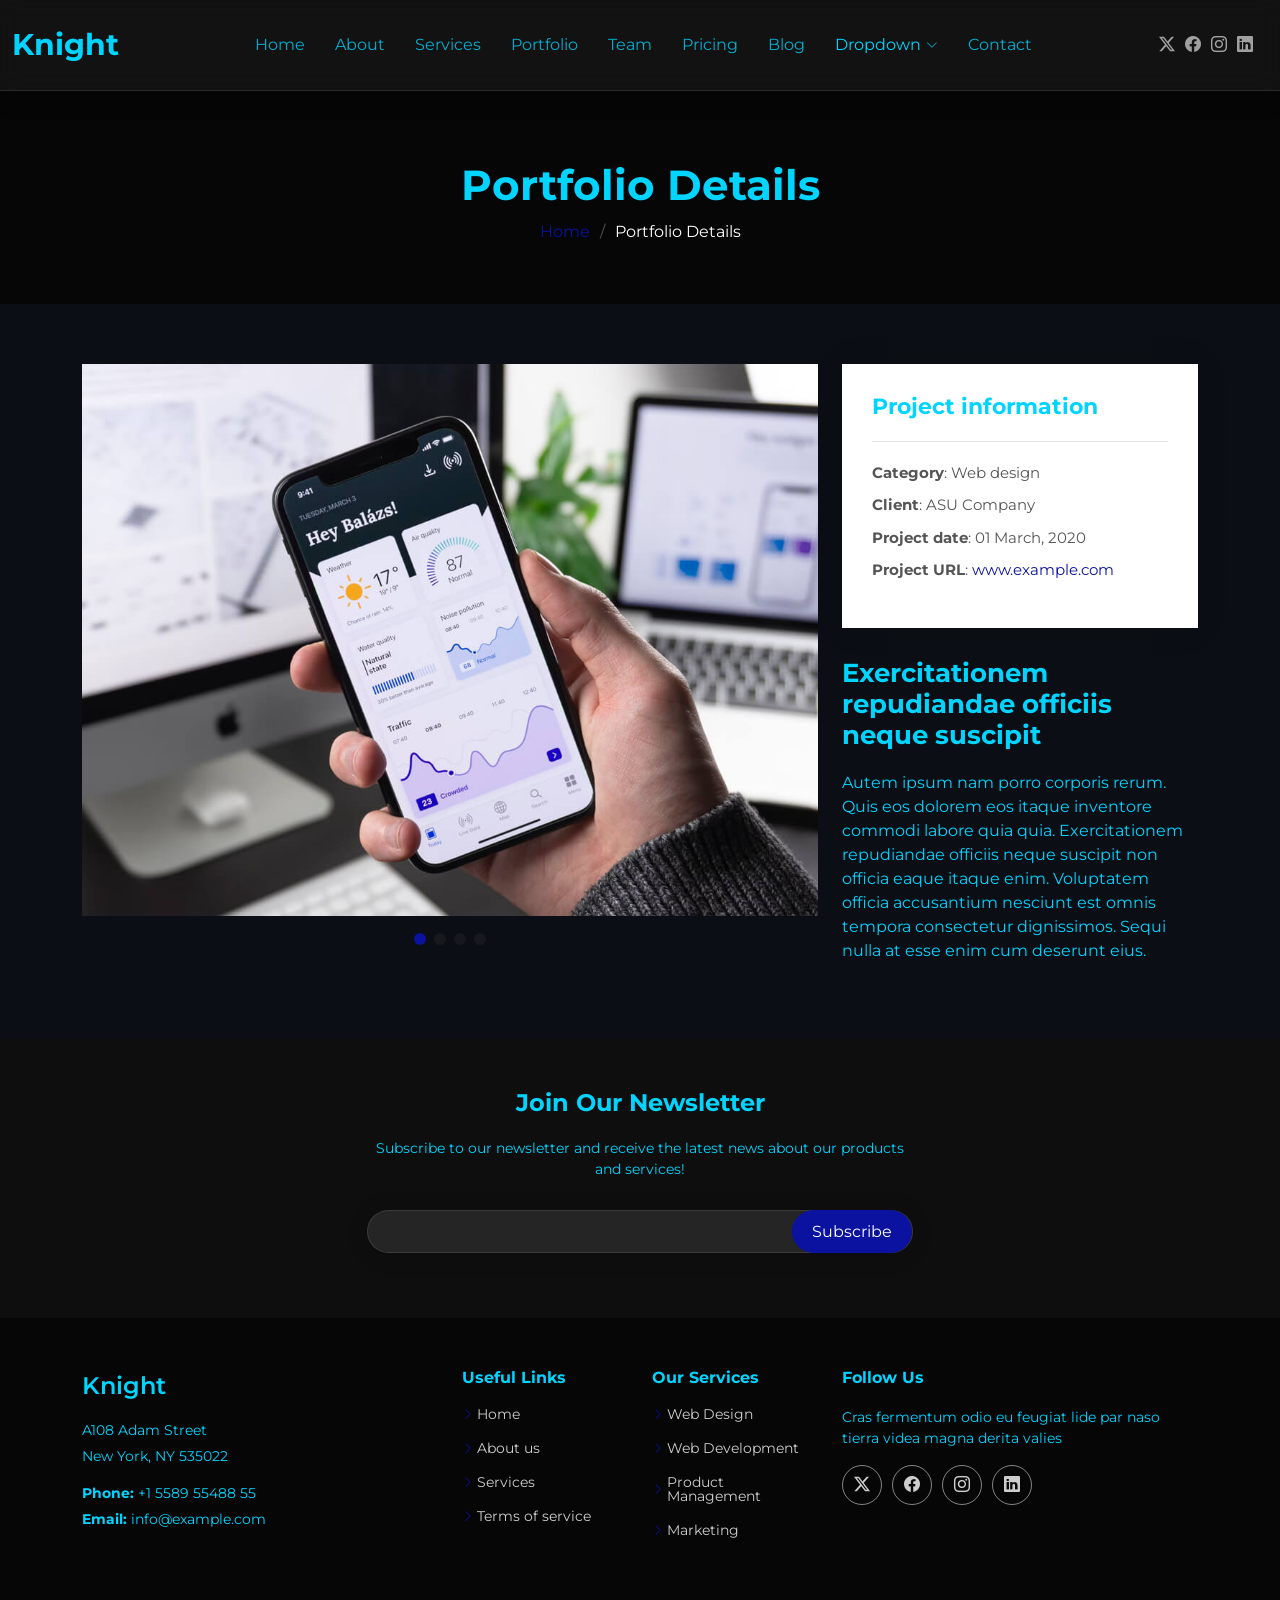
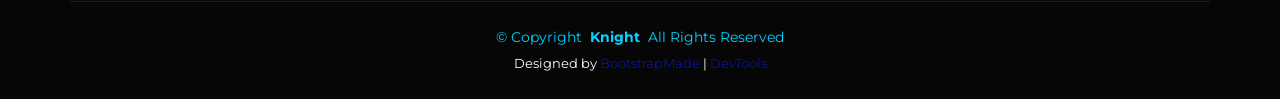
<file: portfolio-details.html>
<!DOCTYPE html>
<html lang="en">

<head>
  <meta charset="utf-8">
  <meta content="width=device-width, initial-scale=1.0" name="viewport">
  <title>Portfolio Details - Knight Bootstrap Template</title>
  <meta name="description" content="">
  <meta name="keywords" content="">

  <!-- Favicons -->
  <link href="assets/img/favicon.png" rel="icon">
  <link href="assets/img/apple-touch-icon.png" rel="apple-touch-icon">

  <!-- Fonts -->
  <link href="https://fonts.googleapis.com" rel="preconnect">
  <link href="https://fonts.gstatic.com" rel="preconnect" crossorigin>
  <link href="https://fonts.googleapis.com/css2?family=Roboto:ital,wght@0,100;0,300;0,400;0,500;0,700;0,900;1,100;1,300;1,400;1,500;1,700;1,900&family=Montserrat:ital,wght@0,100;0,200;0,300;0,400;0,500;0,600;0,700;0,800;0,900;1,100;1,200;1,300;1,400;1,500;1,600;1,700;1,800;1,900&family=Poppins:ital,wght@0,100;0,200;0,300;0,400;0,500;0,600;0,700;0,800;0,900;1,100;1,200;1,300;1,400;1,500;1,600;1,700;1,800;1,900&display=swap" rel="stylesheet">

  <!-- Vendor CSS Files -->
  <link href="assets/vendor/bootstrap/css/bootstrap.min.css" rel="stylesheet">
  <link href="assets/vendor/bootstrap-icons/bootstrap-icons.css" rel="stylesheet">
  <link href="assets/vendor/aos/aos.css" rel="stylesheet">
  <link href="assets/vendor/swiper/swiper-bundle.min.css" rel="stylesheet">
  <link href="assets/vendor/glightbox/css/glightbox.min.css" rel="stylesheet">

  <!-- Main CSS File -->
  <link href="assets/css/main.css" rel="stylesheet">

  <!-- =======================================================
  * Template Name: Knight
  * Template URL: https://bootstrapmade.com/knight-free-bootstrap-theme/
  * Updated: Oct 16 2024 with Bootstrap v5.3.3
  * Author: BootstrapMade.com
  * License: https://bootstrapmade.com/license/
  ======================================================== -->
</head>

<body class="portfolio-details-page">

  <header id="header" class="header d-flex align-items-center fixed-top">
    <div class="container-fluid position-relative d-flex align-items-center justify-content-between">

      <a href="index.html" class="logo d-flex align-items-center me-auto me-xl-0">
        <!-- Uncomment the line below if you also wish to use an image logo -->
        <!-- <img src="assets/img/logo.png" alt=""> -->
        <h1 class="sitename">Knight</h1>
      </a>

      <nav id="navmenu" class="navmenu">
        <ul>
          <li><a href="#hero">Home</a></li>
          <li><a href="#about">About</a></li>
          <li><a href="#services">Services</a></li>
          <li><a href="#portfolio">Portfolio</a></li>
          <li><a href="#team">Team</a></li>
          <li><a href="#pricing">Pricing</a></li>
          <li><a href="blog.html">Blog</a></li>
          <li class="dropdown"><a href="#"><span>Dropdown</span> <i class="bi bi-chevron-down toggle-dropdown"></i></a>
            <ul>
              <li><a href="#">Dropdown 1</a></li>
              <li class="dropdown"><a href="#"><span>Deep Dropdown</span> <i class="bi bi-chevron-down toggle-dropdown"></i></a>
                <ul>
                  <li><a href="#">Deep Dropdown 1</a></li>
                  <li><a href="#">Deep Dropdown 2</a></li>
                  <li><a href="#">Deep Dropdown 3</a></li>
                  <li><a href="#">Deep Dropdown 4</a></li>
                  <li><a href="#">Deep Dropdown 5</a></li>
                </ul>
              </li>
              <li><a href="#">Dropdown 2</a></li>
              <li><a href="#">Dropdown 3</a></li>
              <li><a href="#">Dropdown 4</a></li>
            </ul>
          </li>
          <li><a href="#contact">Contact</a></li>
        </ul>
        <i class="mobile-nav-toggle d-xl-none bi bi-list"></i>
      </nav>

      <div class="header-social-links">
        <a href="#" class="twitter"><i class="bi bi-twitter-x"></i></a>
        <a href="#" class="facebook"><i class="bi bi-facebook"></i></a>
        <a href="#" class="instagram"><i class="bi bi-instagram"></i></a>
        <a href="#" class="linkedin"><i class="bi bi-linkedin"></i></a>
      </div>

    </div>
  </header>

  <main class="main">

    <!-- Page Title -->
    <div class="page-title dark-background">
      <div class="container">
        <h1>Portfolio Details</h1>
        <nav class="breadcrumbs">
          <ol>
            <li><a href="index.html">Home</a></li>
            <li class="current">Portfolio Details</li>
          </ol>
        </nav>
      </div>
    </div><!-- End Page Title -->

    <!-- Portfolio Details Section -->
    <section id="portfolio-details" class="portfolio-details section">

      <div class="container" data-aos="fade-up" data-aos-delay="100">

        <div class="row gy-4">

          <div class="col-lg-8">
            <div class="portfolio-details-slider swiper init-swiper">

              <script type="application/json" class="swiper-config">
                {
                  "loop": true,
                  "speed": 600,
                  "autoplay": {
                    "delay": 5000
                  },
                  "slidesPerView": "auto",
                  "pagination": {
                    "el": ".swiper-pagination",
                    "type": "bullets",
                    "clickable": true
                  }
                }
              </script>

              <div class="swiper-wrapper align-items-center">

                <div class="swiper-slide">
                  <img src="assets/img/portfolio/app-1.jpg" alt="">
                </div>

                <div class="swiper-slide">
                  <img src="assets/img/portfolio/product-1.jpg" alt="">
                </div>

                <div class="swiper-slide">
                  <img src="assets/img/portfolio/branding-1.jpg" alt="">
                </div>

                <div class="swiper-slide">
                  <img src="assets/img/portfolio/books-1.jpg" alt="">
                </div>

              </div>
              <div class="swiper-pagination"></div>
            </div>
          </div>

          <div class="col-lg-4">
            <div class="portfolio-info" data-aos="fade-up" data-aos-delay="200">
              <h3>Project information</h3>
              <ul>
                <li><strong>Category</strong>: Web design</li>
                <li><strong>Client</strong>: ASU Company</li>
                <li><strong>Project date</strong>: 01 March, 2020</li>
                <li><strong>Project URL</strong>: <a href="#">www.example.com</a></li>
              </ul>
            </div>
            <div class="portfolio-description" data-aos="fade-up" data-aos-delay="300">
              <h2>Exercitationem repudiandae officiis neque suscipit</h2>
              <p>
                Autem ipsum nam porro corporis rerum. Quis eos dolorem eos itaque inventore commodi labore quia quia. Exercitationem repudiandae officiis neque suscipit non officia eaque itaque enim. Voluptatem officia accusantium nesciunt est omnis tempora consectetur dignissimos. Sequi nulla at esse enim cum deserunt eius.
              </p>
            </div>
          </div>

        </div>

      </div>

    </section><!-- /Portfolio Details Section -->

  </main>

  <footer id="footer" class="footer dark-background">

    <div class="footer-newsletter">
      <div class="container">
        <div class="row justify-content-center text-center">
          <div class="col-lg-6">
            <h4>Join Our Newsletter</h4>
            <p>Subscribe to our newsletter and receive the latest news about our products and services!</p>
            <form action="forms/newsletter.php" method="post" class="php-email-form">
              <div class="newsletter-form"><input type="email" name="email"><input type="submit" value="Subscribe"></div>
              <div class="loading">Loading</div>
              <div class="error-message"></div>
              <div class="sent-message">Your subscription request has been sent. Thank you!</div>
            </form>
          </div>
        </div>
      </div>
    </div>

    <div class="container footer-top">
      <div class="row gy-4">
        <div class="col-lg-4 col-md-6 footer-about">
          <a href="index.html" class="d-flex align-items-center">
            <span class="sitename">Knight</span>
          </a>
          <div class="footer-contact pt-3">
            <p>A108 Adam Street</p>
            <p>New York, NY 535022</p>
            <p class="mt-3"><strong>Phone:</strong> <span>+1 5589 55488 55</span></p>
            <p><strong>Email:</strong> <span>info@example.com</span></p>
          </div>
        </div>

        <div class="col-lg-2 col-md-3 footer-links">
          <h4>Useful Links</h4>
          <ul>
            <li><i class="bi bi-chevron-right"></i> <a href="#">Home</a></li>
            <li><i class="bi bi-chevron-right"></i> <a href="#">About us</a></li>
            <li><i class="bi bi-chevron-right"></i> <a href="#">Services</a></li>
            <li><i class="bi bi-chevron-right"></i> <a href="#">Terms of service</a></li>
          </ul>
        </div>

        <div class="col-lg-2 col-md-3 footer-links">
          <h4>Our Services</h4>
          <ul>
            <li><i class="bi bi-chevron-right"></i> <a href="#">Web Design</a></li>
            <li><i class="bi bi-chevron-right"></i> <a href="#">Web Development</a></li>
            <li><i class="bi bi-chevron-right"></i> <a href="#">Product Management</a></li>
            <li><i class="bi bi-chevron-right"></i> <a href="#">Marketing</a></li>
          </ul>
        </div>

        <div class="col-lg-4 col-md-12">
          <h4>Follow Us</h4>
          <p>Cras fermentum odio eu feugiat lide par naso tierra videa magna derita valies</p>
          <div class="social-links d-flex">
            <a href=""><i class="bi bi-twitter-x"></i></a>
            <a href=""><i class="bi bi-facebook"></i></a>
            <a href=""><i class="bi bi-instagram"></i></a>
            <a href=""><i class="bi bi-linkedin"></i></a>
          </div>
        </div>

      </div>
    </div>

    <div class="container copyright text-center mt-4">
      <p>© <span>Copyright</span> <strong class="px-1 sitename">Knight</strong> <span>All Rights Reserved</span></p>
      <div class="credits">
        <!-- All the links in the footer should remain intact. -->
        <!-- You can delete the links only if you've purchased the pro version. -->
        <!-- Licensing information: https://bootstrapmade.com/license/ -->
        <!-- Purchase the pro version with working PHP/AJAX contact form: [buy-url] -->
        Designed by <a href="https://bootstrapmade.com/">BootstrapMade</a> | <a href="https://bootstrapmade.com/tools/">DevTools</a>
      </div>
    </div>

  </footer>

  <!-- Scroll Top -->
  <a href="#" id="scroll-top" class="scroll-top d-flex align-items-center justify-content-center"><i class="bi bi-arrow-up-short"></i></a>

  <!-- Preloader -->
  <div id="preloader"></div>

  <!-- Vendor JS Files -->
  <script src="assets/vendor/bootstrap/js/bootstrap.bundle.min.js"></script>
  <script src="assets/vendor/php-email-form/validate.js"></script>
  <script src="assets/vendor/aos/aos.js"></script>
  <script src="assets/vendor/swiper/swiper-bundle.min.js"></script>
  <script src="assets/vendor/glightbox/js/glightbox.min.js"></script>
  <script src="assets/vendor/imagesloaded/imagesloaded.pkgd.min.js"></script>
  <script src="assets/vendor/isotope-layout/isotope.pkgd.min.js"></script>

  <!-- Main JS File -->
  <script src="assets/js/main.js"></script>

</body>

</html>
</file>
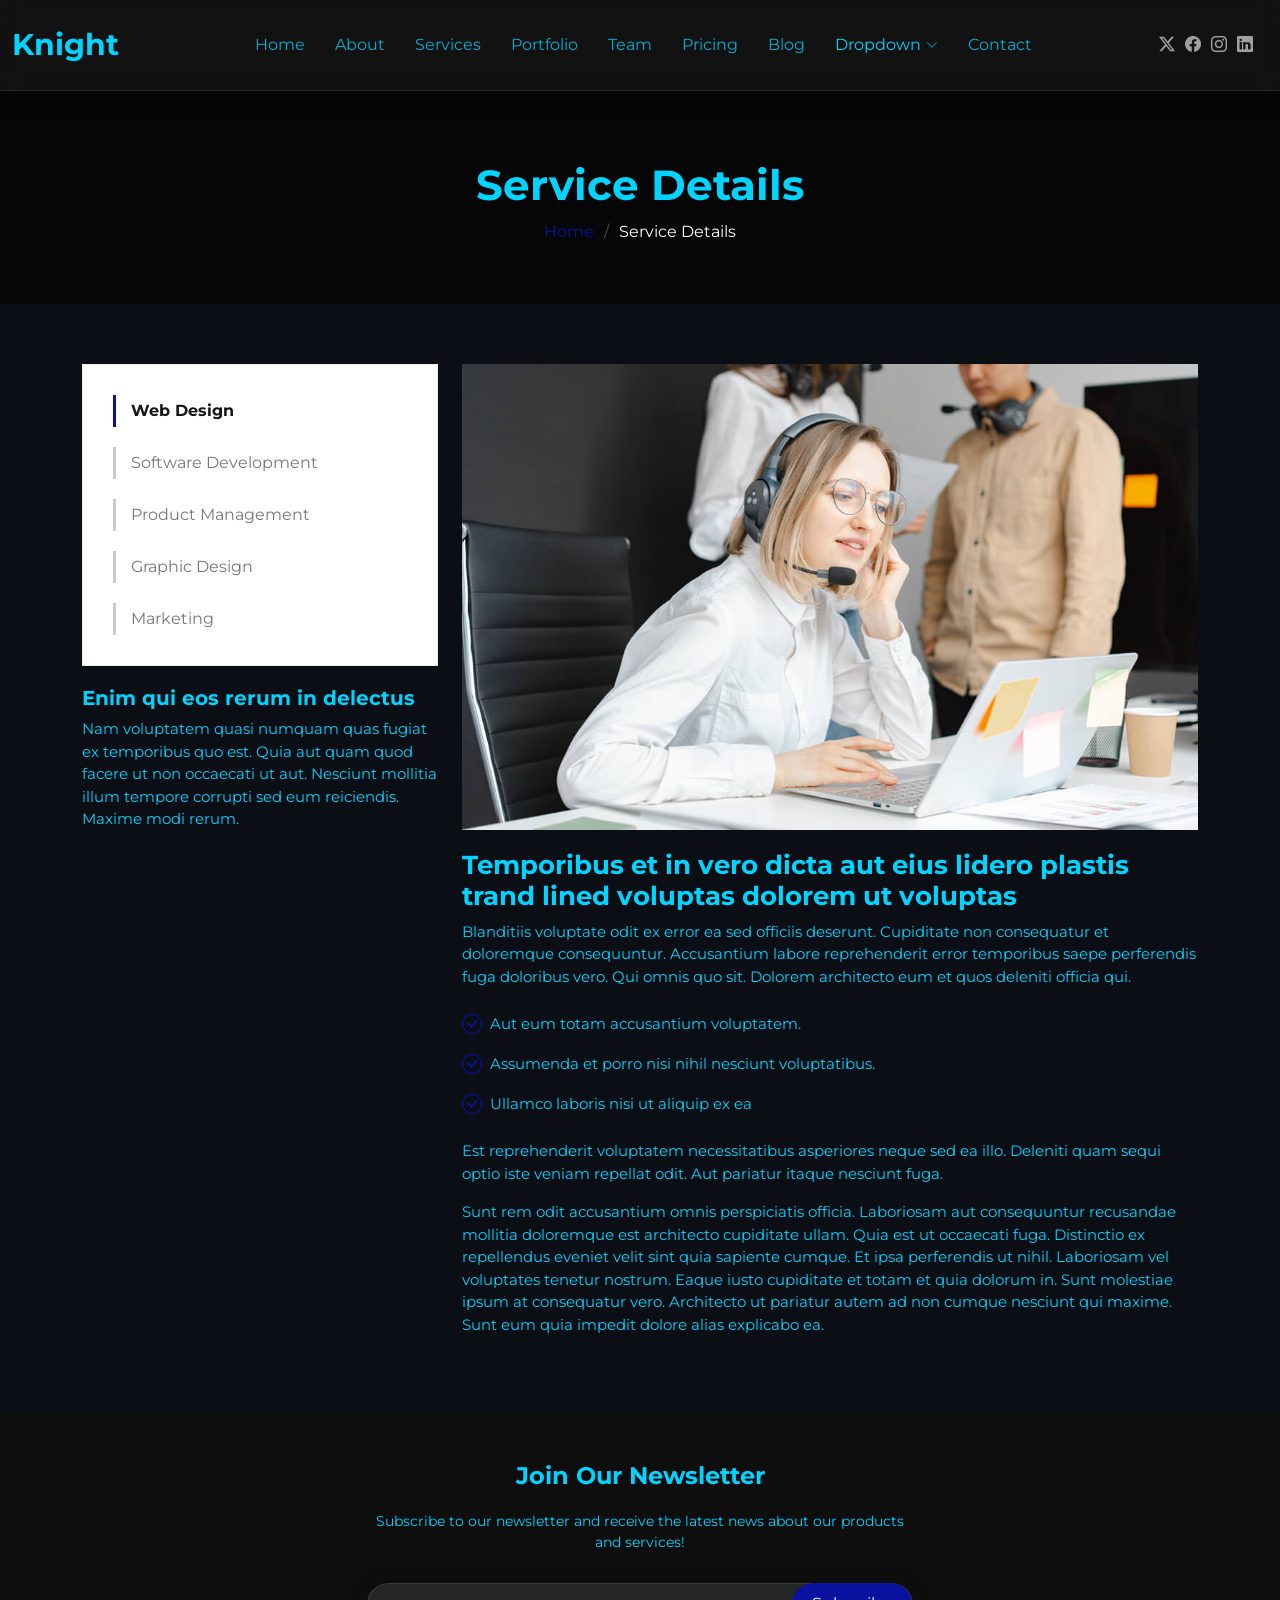
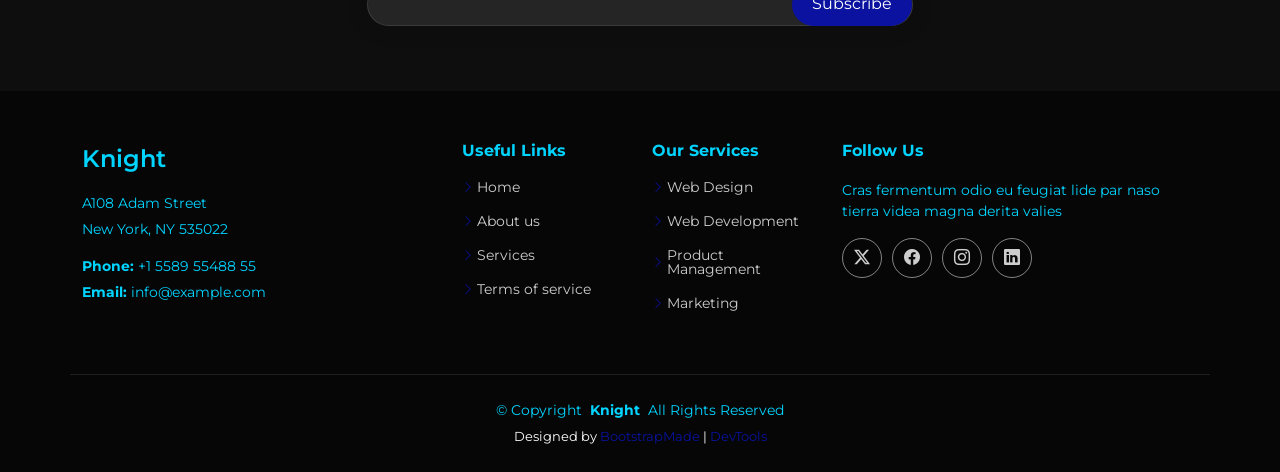
<file: service-details.html>
<!DOCTYPE html>
<html lang="en">

<head>
  <meta charset="utf-8">
  <meta content="width=device-width, initial-scale=1.0" name="viewport">
  <title>Service Details - Knight Bootstrap Template</title>
  <meta name="description" content="">
  <meta name="keywords" content="">

  <!-- Favicons -->
  <link href="assets/img/favicon.png" rel="icon">
  <link href="assets/img/apple-touch-icon.png" rel="apple-touch-icon">

  <!-- Fonts -->
  <link href="https://fonts.googleapis.com" rel="preconnect">
  <link href="https://fonts.gstatic.com" rel="preconnect" crossorigin>
  <link href="https://fonts.googleapis.com/css2?family=Roboto:ital,wght@0,100;0,300;0,400;0,500;0,700;0,900;1,100;1,300;1,400;1,500;1,700;1,900&family=Montserrat:ital,wght@0,100;0,200;0,300;0,400;0,500;0,600;0,700;0,800;0,900;1,100;1,200;1,300;1,400;1,500;1,600;1,700;1,800;1,900&family=Poppins:ital,wght@0,100;0,200;0,300;0,400;0,500;0,600;0,700;0,800;0,900;1,100;1,200;1,300;1,400;1,500;1,600;1,700;1,800;1,900&display=swap" rel="stylesheet">

  <!-- Vendor CSS Files -->
  <link href="assets/vendor/bootstrap/css/bootstrap.min.css" rel="stylesheet">
  <link href="assets/vendor/bootstrap-icons/bootstrap-icons.css" rel="stylesheet">
  <link href="assets/vendor/aos/aos.css" rel="stylesheet">
  <link href="assets/vendor/swiper/swiper-bundle.min.css" rel="stylesheet">
  <link href="assets/vendor/glightbox/css/glightbox.min.css" rel="stylesheet">

  <!-- Main CSS File -->
  <link href="assets/css/main.css" rel="stylesheet">

  <!-- =======================================================
  * Template Name: Knight
  * Template URL: https://bootstrapmade.com/knight-free-bootstrap-theme/
  * Updated: Oct 16 2024 with Bootstrap v5.3.3
  * Author: BootstrapMade.com
  * License: https://bootstrapmade.com/license/
  ======================================================== -->
</head>

<body class="service-details-page">

  <header id="header" class="header d-flex align-items-center fixed-top">
    <div class="container-fluid position-relative d-flex align-items-center justify-content-between">

      <a href="index.html" class="logo d-flex align-items-center me-auto me-xl-0">
        <!-- Uncomment the line below if you also wish to use an image logo -->
        <!-- <img src="assets/img/logo.png" alt=""> -->
        <h1 class="sitename">Knight</h1>
      </a>

      <nav id="navmenu" class="navmenu">
        <ul>
          <li><a href="#hero">Home</a></li>
          <li><a href="#about">About</a></li>
          <li><a href="#services">Services</a></li>
          <li><a href="#portfolio">Portfolio</a></li>
          <li><a href="#team">Team</a></li>
          <li><a href="#pricing">Pricing</a></li>
          <li><a href="blog.html">Blog</a></li>
          <li class="dropdown"><a href="#"><span>Dropdown</span> <i class="bi bi-chevron-down toggle-dropdown"></i></a>
            <ul>
              <li><a href="#">Dropdown 1</a></li>
              <li class="dropdown"><a href="#"><span>Deep Dropdown</span> <i class="bi bi-chevron-down toggle-dropdown"></i></a>
                <ul>
                  <li><a href="#">Deep Dropdown 1</a></li>
                  <li><a href="#">Deep Dropdown 2</a></li>
                  <li><a href="#">Deep Dropdown 3</a></li>
                  <li><a href="#">Deep Dropdown 4</a></li>
                  <li><a href="#">Deep Dropdown 5</a></li>
                </ul>
              </li>
              <li><a href="#">Dropdown 2</a></li>
              <li><a href="#">Dropdown 3</a></li>
              <li><a href="#">Dropdown 4</a></li>
            </ul>
          </li>
          <li><a href="#contact">Contact</a></li>
        </ul>
        <i class="mobile-nav-toggle d-xl-none bi bi-list"></i>
      </nav>

      <div class="header-social-links">
        <a href="#" class="twitter"><i class="bi bi-twitter-x"></i></a>
        <a href="#" class="facebook"><i class="bi bi-facebook"></i></a>
        <a href="#" class="instagram"><i class="bi bi-instagram"></i></a>
        <a href="#" class="linkedin"><i class="bi bi-linkedin"></i></a>
      </div>

    </div>
  </header>

  <main class="main">

    <!-- Page Title -->
    <div class="page-title dark-background">
      <div class="container">
        <h1>Service Details</h1>
        <nav class="breadcrumbs">
          <ol>
            <li><a href="index.html">Home</a></li>
            <li class="current">Service Details</li>
          </ol>
        </nav>
      </div>
    </div><!-- End Page Title -->

    <!-- Service Details Section -->
    <section id="service-details" class="service-details section">

      <div class="container">

        <div class="row gy-4">

          <div class="col-lg-4" data-aos="fade-up" data-aos-delay="100">
            <div class="services-list">
              <a href="#" class="active">Web Design</a>
              <a href="#">Software Development</a>
              <a href="#">Product Management</a>
              <a href="#">Graphic Design</a>
              <a href="#">Marketing</a>
            </div>

            <h4>Enim qui eos rerum in delectus</h4>
            <p>Nam voluptatem quasi numquam quas fugiat ex temporibus quo est. Quia aut quam quod facere ut non occaecati ut aut. Nesciunt mollitia illum tempore corrupti sed eum reiciendis. Maxime modi rerum.</p>
          </div>

          <div class="col-lg-8" data-aos="fade-up" data-aos-delay="200">
            <img src="assets/img/services.jpg" alt="" class="img-fluid services-img">
            <h3>Temporibus et in vero dicta aut eius lidero plastis trand lined voluptas dolorem ut voluptas</h3>
            <p>
              Blanditiis voluptate odit ex error ea sed officiis deserunt. Cupiditate non consequatur et doloremque consequuntur. Accusantium labore reprehenderit error temporibus saepe perferendis fuga doloribus vero. Qui omnis quo sit. Dolorem architecto eum et quos deleniti officia qui.
            </p>
            <ul>
              <li><i class="bi bi-check-circle"></i> <span>Aut eum totam accusantium voluptatem.</span></li>
              <li><i class="bi bi-check-circle"></i> <span>Assumenda et porro nisi nihil nesciunt voluptatibus.</span></li>
              <li><i class="bi bi-check-circle"></i> <span>Ullamco laboris nisi ut aliquip ex ea</span></li>
            </ul>
            <p>
              Est reprehenderit voluptatem necessitatibus asperiores neque sed ea illo. Deleniti quam sequi optio iste veniam repellat odit. Aut pariatur itaque nesciunt fuga.
            </p>
            <p>
              Sunt rem odit accusantium omnis perspiciatis officia. Laboriosam aut consequuntur recusandae mollitia doloremque est architecto cupiditate ullam. Quia est ut occaecati fuga. Distinctio ex repellendus eveniet velit sint quia sapiente cumque. Et ipsa perferendis ut nihil. Laboriosam vel voluptates tenetur nostrum. Eaque iusto cupiditate et totam et quia dolorum in. Sunt molestiae ipsum at consequatur vero. Architecto ut pariatur autem ad non cumque nesciunt qui maxime. Sunt eum quia impedit dolore alias explicabo ea.
            </p>
          </div>

        </div>

      </div>

    </section><!-- /Service Details Section -->

  </main>

  <footer id="footer" class="footer dark-background">

    <div class="footer-newsletter">
      <div class="container">
        <div class="row justify-content-center text-center">
          <div class="col-lg-6">
            <h4>Join Our Newsletter</h4>
            <p>Subscribe to our newsletter and receive the latest news about our products and services!</p>
            <form action="forms/newsletter.php" method="post" class="php-email-form">
              <div class="newsletter-form"><input type="email" name="email"><input type="submit" value="Subscribe"></div>
              <div class="loading">Loading</div>
              <div class="error-message"></div>
              <div class="sent-message">Your subscription request has been sent. Thank you!</div>
            </form>
          </div>
        </div>
      </div>
    </div>

    <div class="container footer-top">
      <div class="row gy-4">
        <div class="col-lg-4 col-md-6 footer-about">
          <a href="index.html" class="d-flex align-items-center">
            <span class="sitename">Knight</span>
          </a>
          <div class="footer-contact pt-3">
            <p>A108 Adam Street</p>
            <p>New York, NY 535022</p>
            <p class="mt-3"><strong>Phone:</strong> <span>+1 5589 55488 55</span></p>
            <p><strong>Email:</strong> <span>info@example.com</span></p>
          </div>
        </div>

        <div class="col-lg-2 col-md-3 footer-links">
          <h4>Useful Links</h4>
          <ul>
            <li><i class="bi bi-chevron-right"></i> <a href="#">Home</a></li>
            <li><i class="bi bi-chevron-right"></i> <a href="#">About us</a></li>
            <li><i class="bi bi-chevron-right"></i> <a href="#">Services</a></li>
            <li><i class="bi bi-chevron-right"></i> <a href="#">Terms of service</a></li>
          </ul>
        </div>

        <div class="col-lg-2 col-md-3 footer-links">
          <h4>Our Services</h4>
          <ul>
            <li><i class="bi bi-chevron-right"></i> <a href="#">Web Design</a></li>
            <li><i class="bi bi-chevron-right"></i> <a href="#">Web Development</a></li>
            <li><i class="bi bi-chevron-right"></i> <a href="#">Product Management</a></li>
            <li><i class="bi bi-chevron-right"></i> <a href="#">Marketing</a></li>
          </ul>
        </div>

        <div class="col-lg-4 col-md-12">
          <h4>Follow Us</h4>
          <p>Cras fermentum odio eu feugiat lide par naso tierra videa magna derita valies</p>
          <div class="social-links d-flex">
            <a href=""><i class="bi bi-twitter-x"></i></a>
            <a href=""><i class="bi bi-facebook"></i></a>
            <a href=""><i class="bi bi-instagram"></i></a>
            <a href=""><i class="bi bi-linkedin"></i></a>
          </div>
        </div>

      </div>
    </div>

    <div class="container copyright text-center mt-4">
      <p>© <span>Copyright</span> <strong class="px-1 sitename">Knight</strong> <span>All Rights Reserved</span></p>
      <div class="credits">
        <!-- All the links in the footer should remain intact. -->
        <!-- You can delete the links only if you've purchased the pro version. -->
        <!-- Licensing information: https://bootstrapmade.com/license/ -->
        <!-- Purchase the pro version with working PHP/AJAX contact form: [buy-url] -->
        Designed by <a href="https://bootstrapmade.com/">BootstrapMade</a> | <a href="https://bootstrapmade.com/tools/">DevTools</a>
      </div>
    </div>

  </footer>

  <!-- Scroll Top -->
  <a href="#" id="scroll-top" class="scroll-top d-flex align-items-center justify-content-center"><i class="bi bi-arrow-up-short"></i></a>

  <!-- Preloader -->
  <div id="preloader"></div>

  <!-- Vendor JS Files -->
  <script src="assets/vendor/bootstrap/js/bootstrap.bundle.min.js"></script>
  <script src="assets/vendor/php-email-form/validate.js"></script>
  <script src="assets/vendor/aos/aos.js"></script>
  <script src="assets/vendor/swiper/swiper-bundle.min.js"></script>
  <script src="assets/vendor/glightbox/js/glightbox.min.js"></script>
  <script src="assets/vendor/imagesloaded/imagesloaded.pkgd.min.js"></script>
  <script src="assets/vendor/isotope-layout/isotope.pkgd.min.js"></script>

  <!-- Main JS File -->
  <script src="assets/js/main.js"></script>

</body>

</html>
</file>
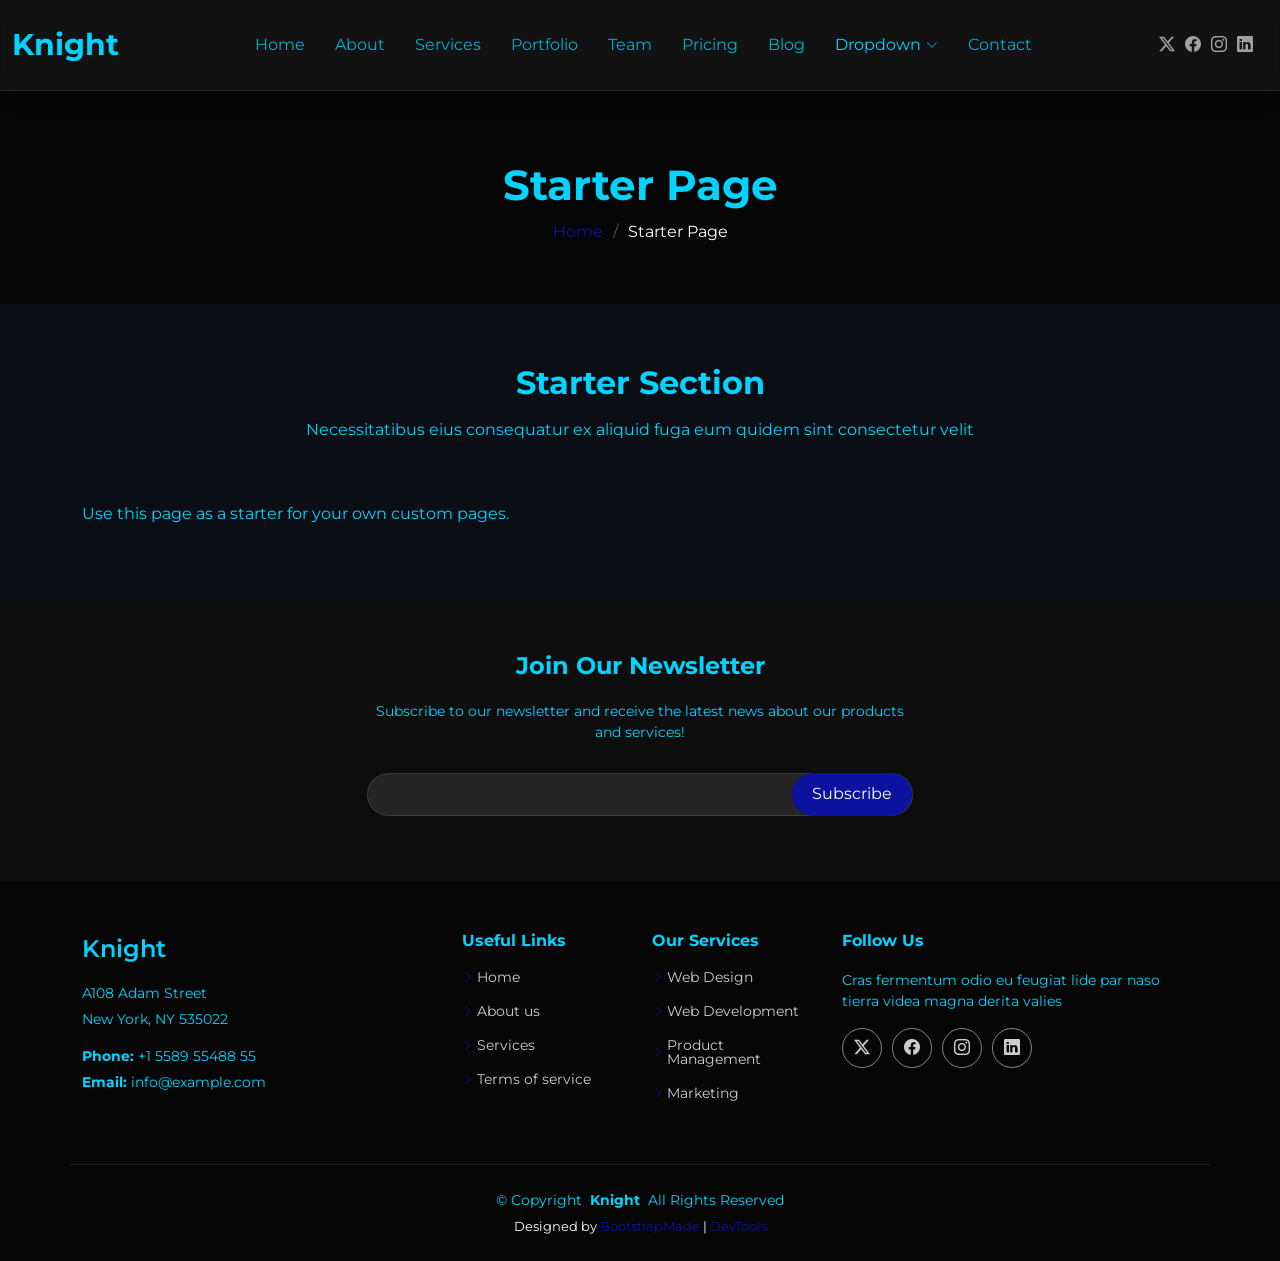
<file: starter-page.html>
<!DOCTYPE html>
<html lang="en">

<head>
  <meta charset="utf-8">
  <meta content="width=device-width, initial-scale=1.0" name="viewport">
  <title>Starter Page - Knight Bootstrap Template</title>
  <meta name="description" content="">
  <meta name="keywords" content="">

  <!-- Favicons -->
  <link href="assets/img/favicon.png" rel="icon">
  <link href="assets/img/apple-touch-icon.png" rel="apple-touch-icon">

  <!-- Fonts -->
  <link href="https://fonts.googleapis.com" rel="preconnect">
  <link href="https://fonts.gstatic.com" rel="preconnect" crossorigin>
  <link href="https://fonts.googleapis.com/css2?family=Roboto:ital,wght@0,100;0,300;0,400;0,500;0,700;0,900;1,100;1,300;1,400;1,500;1,700;1,900&family=Montserrat:ital,wght@0,100;0,200;0,300;0,400;0,500;0,600;0,700;0,800;0,900;1,100;1,200;1,300;1,400;1,500;1,600;1,700;1,800;1,900&family=Poppins:ital,wght@0,100;0,200;0,300;0,400;0,500;0,600;0,700;0,800;0,900;1,100;1,200;1,300;1,400;1,500;1,600;1,700;1,800;1,900&display=swap" rel="stylesheet">

  <!-- Vendor CSS Files -->
  <link href="assets/vendor/bootstrap/css/bootstrap.min.css" rel="stylesheet">
  <link href="assets/vendor/bootstrap-icons/bootstrap-icons.css" rel="stylesheet">
  <link href="assets/vendor/aos/aos.css" rel="stylesheet">
  <link href="assets/vendor/swiper/swiper-bundle.min.css" rel="stylesheet">
  <link href="assets/vendor/glightbox/css/glightbox.min.css" rel="stylesheet">

  <!-- Main CSS File -->
  <link href="assets/css/main.css" rel="stylesheet">

  <!-- =======================================================
  * Template Name: Knight
  * Template URL: https://bootstrapmade.com/knight-free-bootstrap-theme/
  * Updated: Oct 16 2024 with Bootstrap v5.3.3
  * Author: BootstrapMade.com
  * License: https://bootstrapmade.com/license/
  ======================================================== -->
</head>

<body class="starter-page-page">

  <header id="header" class="header d-flex align-items-center fixed-top">
    <div class="container-fluid position-relative d-flex align-items-center justify-content-between">

      <a href="index.html" class="logo d-flex align-items-center me-auto me-xl-0">
        <!-- Uncomment the line below if you also wish to use an image logo -->
        <!-- <img src="assets/img/logo.png" alt=""> -->
        <h1 class="sitename">Knight</h1>
      </a>

      <nav id="navmenu" class="navmenu">
        <ul>
          <li><a href="#hero">Home</a></li>
          <li><a href="#about">About</a></li>
          <li><a href="#services">Services</a></li>
          <li><a href="#portfolio">Portfolio</a></li>
          <li><a href="#team">Team</a></li>
          <li><a href="#pricing">Pricing</a></li>
          <li><a href="blog.html">Blog</a></li>
          <li class="dropdown"><a href="#"><span>Dropdown</span> <i class="bi bi-chevron-down toggle-dropdown"></i></a>
            <ul>
              <li><a href="#">Dropdown 1</a></li>
              <li class="dropdown"><a href="#"><span>Deep Dropdown</span> <i class="bi bi-chevron-down toggle-dropdown"></i></a>
                <ul>
                  <li><a href="#">Deep Dropdown 1</a></li>
                  <li><a href="#">Deep Dropdown 2</a></li>
                  <li><a href="#">Deep Dropdown 3</a></li>
                  <li><a href="#">Deep Dropdown 4</a></li>
                  <li><a href="#">Deep Dropdown 5</a></li>
                </ul>
              </li>
              <li><a href="#">Dropdown 2</a></li>
              <li><a href="#">Dropdown 3</a></li>
              <li><a href="#">Dropdown 4</a></li>
            </ul>
          </li>
          <li><a href="#contact">Contact</a></li>
        </ul>
        <i class="mobile-nav-toggle d-xl-none bi bi-list"></i>
      </nav>

      <div class="header-social-links">
        <a href="#" class="twitter"><i class="bi bi-twitter-x"></i></a>
        <a href="#" class="facebook"><i class="bi bi-facebook"></i></a>
        <a href="#" class="instagram"><i class="bi bi-instagram"></i></a>
        <a href="#" class="linkedin"><i class="bi bi-linkedin"></i></a>
      </div>

    </div>
  </header>

  <main class="main">

    <!-- Page Title -->
    <div class="page-title dark-background">
      <div class="container">
        <h1>Starter Page</h1>
        <nav class="breadcrumbs">
          <ol>
            <li><a href="index.html">Home</a></li>
            <li class="current">Starter Page</li>
          </ol>
        </nav>
      </div>
    </div><!-- End Page Title -->

    <!-- Starter Section Section -->
    <section id="starter-section" class="starter-section section">

      <!-- Section Title -->
      <div class="container section-title" data-aos="fade-up">
        <h2>Starter Section</h2>
        <p>Necessitatibus eius consequatur ex aliquid fuga eum quidem sint consectetur velit</p>
      </div><!-- End Section Title -->

      <div class="container" data-aos="fade-up">
        <p>Use this page as a starter for your own custom pages.</p>
      </div>

    </section><!-- /Starter Section Section -->

  </main>

  <footer id="footer" class="footer dark-background">

    <div class="footer-newsletter">
      <div class="container">
        <div class="row justify-content-center text-center">
          <div class="col-lg-6">
            <h4>Join Our Newsletter</h4>
            <p>Subscribe to our newsletter and receive the latest news about our products and services!</p>
            <form action="forms/newsletter.php" method="post" class="php-email-form">
              <div class="newsletter-form"><input type="email" name="email"><input type="submit" value="Subscribe"></div>
              <div class="loading">Loading</div>
              <div class="error-message"></div>
              <div class="sent-message">Your subscription request has been sent. Thank you!</div>
            </form>
          </div>
        </div>
      </div>
    </div>

    <div class="container footer-top">
      <div class="row gy-4">
        <div class="col-lg-4 col-md-6 footer-about">
          <a href="index.html" class="d-flex align-items-center">
            <span class="sitename">Knight</span>
          </a>
          <div class="footer-contact pt-3">
            <p>A108 Adam Street</p>
            <p>New York, NY 535022</p>
            <p class="mt-3"><strong>Phone:</strong> <span>+1 5589 55488 55</span></p>
            <p><strong>Email:</strong> <span>info@example.com</span></p>
          </div>
        </div>

        <div class="col-lg-2 col-md-3 footer-links">
          <h4>Useful Links</h4>
          <ul>
            <li><i class="bi bi-chevron-right"></i> <a href="#">Home</a></li>
            <li><i class="bi bi-chevron-right"></i> <a href="#">About us</a></li>
            <li><i class="bi bi-chevron-right"></i> <a href="#">Services</a></li>
            <li><i class="bi bi-chevron-right"></i> <a href="#">Terms of service</a></li>
          </ul>
        </div>

        <div class="col-lg-2 col-md-3 footer-links">
          <h4>Our Services</h4>
          <ul>
            <li><i class="bi bi-chevron-right"></i> <a href="#">Web Design</a></li>
            <li><i class="bi bi-chevron-right"></i> <a href="#">Web Development</a></li>
            <li><i class="bi bi-chevron-right"></i> <a href="#">Product Management</a></li>
            <li><i class="bi bi-chevron-right"></i> <a href="#">Marketing</a></li>
          </ul>
        </div>

        <div class="col-lg-4 col-md-12">
          <h4>Follow Us</h4>
          <p>Cras fermentum odio eu feugiat lide par naso tierra videa magna derita valies</p>
          <div class="social-links d-flex">
            <a href=""><i class="bi bi-twitter-x"></i></a>
            <a href=""><i class="bi bi-facebook"></i></a>
            <a href=""><i class="bi bi-instagram"></i></a>
            <a href=""><i class="bi bi-linkedin"></i></a>
          </div>
        </div>

      </div>
    </div>

    <div class="container copyright text-center mt-4">
      <p>© <span>Copyright</span> <strong class="px-1 sitename">Knight</strong> <span>All Rights Reserved</span></p>
      <div class="credits">
        <!-- All the links in the footer should remain intact. -->
        <!-- You can delete the links only if you've purchased the pro version. -->
        <!-- Licensing information: https://bootstrapmade.com/license/ -->
        <!-- Purchase the pro version with working PHP/AJAX contact form: [buy-url] -->
        Designed by <a href="https://bootstrapmade.com/">BootstrapMade</a> | <a href="https://bootstrapmade.com/tools/">DevTools</a>
      </div>
    </div>

  </footer>

  <!-- Scroll Top -->
  <a href="#" id="scroll-top" class="scroll-top d-flex align-items-center justify-content-center"><i class="bi bi-arrow-up-short"></i></a>

  <!-- Preloader -->
  <div id="preloader"></div>

  <!-- Vendor JS Files -->
  <script src="assets/vendor/bootstrap/js/bootstrap.bundle.min.js"></script>
  <script src="assets/vendor/php-email-form/validate.js"></script>
  <script src="assets/vendor/aos/aos.js"></script>
  <script src="assets/vendor/swiper/swiper-bundle.min.js"></script>
  <script src="assets/vendor/glightbox/js/glightbox.min.js"></script>
  <script src="assets/vendor/imagesloaded/imagesloaded.pkgd.min.js"></script>
  <script src="assets/vendor/isotope-layout/isotope.pkgd.min.js"></script>

  <!-- Main JS File -->
  <script src="assets/js/main.js"></script>

</body>

</html>
</file>
<file: assets/css/main.css>
/**
* Template Name: Knight
* Template URL: https://bootstrapmade.com/knight-free-bootstrap-theme/
* Updated: Oct 16 2024 with Bootstrap v5.3.3
* Author: BootstrapMade.com
* License: https://bootstrapmade.com/license/
*/

/*--------------------------------------------------------------
# Font & Color Variables
# Help: https://bootstrapmade.com/color-system/
--------------------------------------------------------------*/
/* Fonts */
:root {
  --default-font: "Montserrat";
  --heading-font: "Montserrat"  
  --nav-font: "Montserrat";  
}

/* Global Colors - The following color variables are used throughout the website. Updating them here will change the color scheme of the entire website */
:root { 
  --background-color: #ffffff; /* Background color for the entire website, including individual sections */
  --default-color: #555555; /* Default color used for the majority of the text content across the entire website */
  --heading-color: #151515; /* Color for headings, subheadings and title throughout the website */
  --accent-color: #0A129F
  ; /* Accent color that represents your brand on the website. It's used for buttons, links, and other elements that need to stand out */
  --surface-color: #ffffff; /* The surface color is used as a background of boxed elements within sections, such as cards, icon boxes, or other elements that require a visual separation from the global background. */
  --contrast-color: #ffffff; /* Contrast color for text, ensuring readability against backgrounds of accent, heading, or default colors. */
}

/* Nav Menu Colors - The following color variables are used specifically for the navigation menu. They are separate from the global colors to allow for more customization options */
:root {
  --nav-color: rgba(255, 255, 255, 0.605);  /* The default color of the main navmenu links */
  --nav-hover-color: #00D4FF; /* Applied to main navmenu links when they are hovered over or active */
  --nav-mobile-background-color: #ffffff; /* Used as the background color for mobile navigation menu */
  --nav-dropdown-background-color: #ffffff; /* Used as the background color for dropdown items that appear when hovering over primary navigation items */
  --nav-dropdown-color: #555555; /* Used for navigation links of the dropdown items in the navigation menu. */
  --nav-dropdown-hover-color: #7cc576; /* Similar to --nav-hover-color, this color is applied to dropdown navigation links when they are hovered over. */
}

/* Color Presets - These classes override global colors when applied to any section or element, providing reuse of the sam color scheme. */

.light-background {
  --background-color: #f9f9f9;
  --surface-color: #ffffff;
}

.dark-background {
  --background-color: #060606;
  --default-color: #ffffff;
  --heading-color: #ffffff;
  --surface-color: #252525;
  --contrast-color: #ffffff;
}

/* Smooth scroll */
:root {
  scroll-behavior: smooth;
}

/*--------------------------------------------------------------
# General Styling & Shared Classes
--------------------------------------------------------------*/
body {
  color: var(--default-color);
  background-color: var(--background-color);
  font-family: var(--default-font);
}

a {
  color: var(--accent-color);
  text-decoration: none;
  transition: 0.3s;
}

a:hover {
  color: color-mix(in srgb, var(--accent-color), transparent 25%);
  text-decoration: none;
}

h1,
h2,
h3,
h4,
h5,
h6 {
  color: var(--heading-color);
  font-family: var(--heading-font);
}

/* PHP Email Form Messages
------------------------------*/
.php-email-form .error-message {
  display: none;
  background: #df1529;
  color: #ffffff;
  text-align: left;
  padding: 15px;
  margin-bottom: 24px;
  font-weight: 600;
}

.php-email-form .sent-message {
  display: none;
  color: #ffffff;
  background: #059652;
  text-align: center;
  padding: 15px;
  margin-bottom: 24px;
  font-weight: 600;
}

.php-email-form .loading {
  display: none;
  background: var(--surface-color);
  text-align: center;
  padding: 15px;
  margin-bottom: 24px;
}

.php-email-form .loading:before {
  content: "";
  display: inline-block;
  border-radius: 50%;
  width: 24px;
  height: 24px;
  margin: 0 10px -6px 0;
  border: 3px solid var(--accent-color);
  border-top-color: var(--surface-color);
  animation: php-email-form-loading 1s linear infinite;
}

@keyframes php-email-form-loading {
  0% {
    transform: rotate(0deg);
  }

  100% {
    transform: rotate(360deg);
  }
}

/*--------------------------------------------------------------
# Global Header
--------------------------------------------------------------*/
.header {
  --background-color: rgba(0, 0, 0, 0);
  --default-color: #ffffff;
  --heading-color: #ffffff;
  color: var(--default-color);
  background-color: var(--background-color);
  padding: 15px 0;
  transition: all 0.5s;
  z-index: 997;
}

.header .logo {
  line-height: 1;
}

.header .logo img {
  max-height: 36px;
  margin-right: 8px;
}

.header .logo h1 {
  font-size: 30px;
  margin: 0;
  font-weight: 700;
  color: var(--heading-color);
}

.header .header-social-links {
  padding-right: 15px;
}

.header .header-social-links a {
  color: color-mix(in srgb, var(--default-color), transparent 40%);
  padding-left: 6px;
  display: inline-block;
  transition: 0.3s;
  font-size: 16px;
}

.header .header-social-links a:hover {
  color: var(--accent-color);
}

.header .header-social-links a i {
  line-height: 0px;
}

@media (max-width: 1200px) {
  .header .logo {
    order: 1;
  }

  .header .header-social-links {
    order: 2;
  }

  .header .navmenu {
    order: 3;
  }
}

/* Global Header on Scroll
------------------------------*/
.scrolled .header {
  --background-color: rgba(0, 0, 0, 0.8);
}

/*--------------------------------------------------------------
# Navigation Menu
--------------------------------------------------------------*/
/* Navmenu - Desktop */
@media (min-width: 1200px) {
  .navmenu {
    padding: 0;
  }

  .navmenu ul {
    margin: 0;
    padding: 0;
    display: flex;
    list-style: none;
    align-items: center;
  }

  .navmenu li {
    position: relative;
  }

  .navmenu a,
  .navmenu a:focus {
    color: var(--nav-color);
    padding: 18px 15px;
    font-size: 16px;
    font-family: var(--nav-font);
    font-weight: 400;
    display: flex;
    align-items: center;
    justify-content: space-between;
    white-space: nowrap;
    transition: 0.3s;
  }

  .navmenu a i,
  .navmenu a:focus i {
    font-size: 12px;
    line-height: 0;
    margin-left: 5px;
    transition: 0.3s;
  }

  .navmenu li:last-child a {
    padding-right: 0;
  }

  .navmenu li:hover>a,
  .navmenu .active,
  .navmenu .active:focus {
    color: var(--nav-hover-color);
  }

  .navmenu .dropdown ul {
    margin: 0;
    padding: 10px 0;
    background: var(--nav-dropdown-background-color);
    display: block;
    position: absolute;
    visibility: hidden;
    left: 14px;
    top: 130%;
    opacity: 0;
    transition: 0.3s;
    border-radius: 4px;
    z-index: 99;
    box-shadow: 0px 0px 30px rgba(0, 0, 0, 0.1);
  }

  .navmenu .dropdown ul li {
    min-width: 200px;
  }

  .navmenu .dropdown ul a {
    padding: 10px 20px;
    font-size: 15px;
    text-transform: none;
    color: var(--nav-dropdown-color);
  }

  .navmenu .dropdown ul a i {
    font-size: 12px;
  }

  .navmenu .dropdown ul a:hover,
  .navmenu .dropdown ul .active:hover,
  .navmenu .dropdown ul li:hover>a {
    color: var(--nav-dropdown-hover-color);
  }

  .navmenu .dropdown:hover>ul {
    opacity: 1;
    top: 100%;
    visibility: visible;
  }

  .navmenu .dropdown .dropdown ul {
    top: 0;
    left: -90%;
    visibility: hidden;
  }

  .navmenu .dropdown .dropdown:hover>ul {
    opacity: 1;
    top: 0;
    left: -100%;
    visibility: visible;
  }
}

/* Navmenu - Mobile */
@media (max-width: 1199px) {
  .mobile-nav-toggle {
    color: var(--nav-color);
    font-size: 28px;
    line-height: 0;
    margin-right: 10px;
    cursor: pointer;
    transition: color 0.3s;
  }

  .navmenu {
    padding: 0;
    z-index: 9997;
  }

  .navmenu ul {
    display: none;
    list-style: none;
    position: absolute;
    inset: 60px 20px 20px 20px;
    padding: 10px 0;
    margin: 0;
    border-radius: 6px;
    background-color: var(--nav-mobile-background-color);
    overflow-y: auto;
    transition: 0.3s;
    z-index: 9998;
    box-shadow: 0px 0px 30px rgba(0, 0, 0, 0.1);
  }

  .navmenu a,
  .navmenu a:focus {
    color: var(--nav-dropdown-color);
    padding: 10px 20px;
    font-family: var(--nav-font);
    font-size: 17px;
    font-weight: 500;
    display: flex;
    align-items: center;
    justify-content: space-between;
    white-space: nowrap;
    transition: 0.3s;
  }

  .navmenu a i,
  .navmenu a:focus i {
    font-size: 12px;
    line-height: 0;
    margin-left: 5px;
    width: 30px;
    height: 30px;
    display: flex;
    align-items: center;
    justify-content: center;
    border-radius: 50%;
    transition: 0.3s;
    background-color: color-mix(in srgb, var(--accent-color), transparent 90%);
  }

  .navmenu a i:hover,
  .navmenu a:focus i:hover {
    background-color: var(--accent-color);
    color: var(--contrast-color);
  }

  .navmenu a:hover,
  .navmenu .active,
  .navmenu .active:focus {
    color: var(--nav-dropdown-hover-color);
  }

  .navmenu .active i,
  .navmenu .active:focus i {
    background-color: var(--accent-color);
    color: var(--contrast-color);
    transform: rotate(180deg);
  }

  .navmenu .dropdown ul {
    position: static;
    display: none;
    z-index: 99;
    padding: 10px 0;
    margin: 10px 20px;
    background-color: var(--nav-dropdown-background-color);
    border: 1px solid color-mix(in srgb, var(--default-color), transparent 90%);
    box-shadow: none;
    transition: all 0.5s ease-in-out;
  }

  .navmenu .dropdown ul ul {
    background-color: rgba(33, 37, 41, 0.1);
  }

  .navmenu .dropdown>.dropdown-active {
    display: block;
    background-color: rgba(33, 37, 41, 0.03);
  }

  .mobile-nav-active {
    overflow: hidden;
  }

  .mobile-nav-active .mobile-nav-toggle {
    color: #fff;
    position: absolute;
    font-size: 32px;
    top: 15px;
    right: 15px;
    margin-right: 0;
    z-index: 9999;
  }

  .mobile-nav-active .navmenu {
    position: fixed;
    overflow: hidden;
    inset: 0;
    background: rgba(33, 37, 41, 0.8);
    transition: 0.3s;
  }

  .mobile-nav-active .navmenu>ul {
    display: block;
  }
}

/*--------------------------------------------------------------
# Global Footer
--------------------------------------------------------------*/
.footer {
  color: var(--default-color);
  background-color: var(--background-color);
  font-size: 14px;
  position: relative;
}

.footer .footer-newsletter {
  background-color: color-mix(in srgb, var(--default-color), transparent 97%);
  padding: 50px 0;
}

.footer .footer-newsletter h4 {
  font-size: 24px;
}

.footer .footer-newsletter .newsletter-form {
  margin-top: 30px;
  margin-bottom: 15px;
  padding: 6px 8px;
  position: relative;
  border-radius: 4px;
  background-color: var(--surface-color);
  border: 1px solid color-mix(in srgb, var(--default-color), transparent 90%);
  box-shadow: 0px 2px 25px rgba(0, 0, 0, 0.1);
  display: flex;
  transition: 0.3s;
  border-radius: 50px;
}

.footer .footer-newsletter .newsletter-form:focus-within {
  border-color: var(--accent-color);
}

.footer .footer-newsletter .newsletter-form input[type=email] {
  border: 0;
  padding: 4px;
  width: 100%;
  background-color: var(--surface-color);
  color: var(--default-color);
}

.footer .footer-newsletter .newsletter-form input[type=email]:focus-visible {
  outline: none;
}

.footer .footer-newsletter .newsletter-form input[type=submit] {
  border: 0;
  font-size: 16px;
  padding: 0 20px;
  margin: -7px -8px -7px 0;
  background: var(--accent-color);
  color: var(--contrast-color);
  transition: 0.3s;
  border-radius: 50px;
}

.footer .footer-newsletter .newsletter-form input[type=submit]:hover {
  background: color-mix(in srgb, var(--accent-color), transparent 20%);
}

.footer .footer-top {
  padding-top: 50px;
}

.footer .social-links a {
  display: flex;
  align-items: center;
  justify-content: center;
  width: 40px;
  height: 40px;
  border-radius: 50%;
  border: 1px solid color-mix(in srgb, var(--default-color), transparent 50%);
  font-size: 16px;
  color: color-mix(in srgb, var(--default-color), transparent 20%);
  margin-right: 10px;
  transition: 0.3s;
}

.footer .social-links a:hover {
  color: var(--accent-color);
  border-color: var(--accent-color);
}

.footer h4 {
  font-size: 16px;
  font-weight: bold;
  position: relative;
  padding-bottom: 12px;
}

.footer .footer-links {
  margin-bottom: 30px;
}

.footer .footer-links ul {
  list-style: none;
  padding: 0;
  margin: 0;
}

.footer .footer-links ul i {
  margin-right: 3px;
  font-size: 12px;
  line-height: 0;
  color: var(--accent-color);
}

.footer .footer-links ul li {
  padding: 10px 0;
  display: flex;
  align-items: center;
}

.footer .footer-links ul li:first-child {
  padding-top: 0;
}

.footer .footer-links ul a {
  display: inline-block;
  color: color-mix(in srgb, var(--default-color), transparent 20%);
  line-height: 1;
}

.footer .footer-links ul a:hover {
  color: var(--accent-color);
}

.footer .footer-about a {
  color: var(--heading-color);
  font-size: 24px;
  font-weight: 600;
  font-family: var(--heading-font);
}

.footer .footer-contact p {
  margin-bottom: 5px;
}

.footer .copyright {
  padding: 25px 0;
  border-top: 1px solid color-mix(in srgb, var(--default-color), transparent 90%);
}

.footer .copyright p {
  margin-bottom: 0;
}

.footer .credits {
  margin-top: 6px;
  font-size: 13px;
}

/*--------------------------------------------------------------
# Preloader
--------------------------------------------------------------*/
#preloader {
  position: fixed;
  inset: 0;
  z-index: 9999;
  overflow: hidden;
  background-color: var(--background-color);
  transition: all 0.6s ease-out;
}

#preloader:before {
  content: "";
  position: fixed;
  top: calc(50% - 30px);
  left: calc(50% - 30px);
  border: 6px solid var(--accent-color);
  border-top-color: color-mix(in srgb, var(--accent-color), transparent 90%);
  border-radius: 50%;
  width: 60px;
  height: 60px;
  animation: animate-preloader 1s linear infinite;
}

@keyframes animate-preloader {
  0% {
    transform: rotate(0deg);
  }

  100% {
    transform: rotate(360deg);
  }
}

/*--------------------------------------------------------------
# Scroll Top Button
--------------------------------------------------------------*/
.scroll-top {
  position: fixed;
  visibility: hidden;
  opacity: 0;
  right: 15px;
  bottom: 15px;
  z-index: 99999;
  background-color: #00D4FF  ;
  width: 40px;
  height: 40px;
  border-radius: 4px;
  transition: all 0.4s;
}

.scroll-top i {
  font-size: 24px;
  color: var(--contrast-color);
  line-height: 0;
}

.scroll-top:hover {
  background-color: #0A129F  ;
  color: var(--contrast-color);
}

.scroll-top.active {
  visibility: visible;
  opacity: 1;
}

/*--------------------------------------------------------------
# Disable aos animation delay on mobile devices
--------------------------------------------------------------*/
@media screen and (max-width: 768px) {
  [data-aos-delay] {
    transition-delay: 0 !important;
  }
}

/*--------------------------------------------------------------
# Global Page Titles & Breadcrumbs
--------------------------------------------------------------*/
.page-title {
  color: var(--default-color);
  background-color: var(--background-color);
  padding: 160px 0 60px 0;
  text-align: center;
  position: relative;
}

.page-title h1 {
  font-size: 42px;
  font-weight: 700;
  margin-bottom: 10px;
}

.page-title .breadcrumbs ol {
  display: flex;
  flex-wrap: wrap;
  list-style: none;
  justify-content: center;
  padding: 0;
  margin: 0;
  font-size: 16px;
  font-weight: 400;
}

.page-title .breadcrumbs ol li+li {
  padding-left: 10px;
}

.page-title .breadcrumbs ol li+li::before {
  content: "/";
  display: inline-block;
  padding-right: 10px;
  color: color-mix(in srgb, var(--default-color), transparent 70%);
}

/*--------------------------------------------------------------
# Global Sections
--------------------------------------------------------------*/
section,
.section {
  color: var(--default-color);
  background-color: var(--background-color);
  padding: 60px 0;
  scroll-margin-top: 90px;
  overflow: clip;
}

@media (max-width: 1199px) {

  section,
  .section {
    scroll-margin-top: 66px;
  }
}

/*--------------------------------------------------------------
# Global Section Titles
--------------------------------------------------------------*/
.section-title {
  text-align: center;
  padding-bottom: 60px;
  position: relative;
}

.section-title h2 {
  font-size: 32px;
  font-weight: 700;
  margin-bottom: 15px;
}

.section-title p {
  margin-bottom: 0;
}

/*--------------------------------------------------------------
# Hero Section
--------------------------------------------------------------*/
.hero {
  width: 100%;
  min-height: 100vh;
  position: relative;
  padding: 80px 0;
  display: flex;
  align-items: center;
  justify-content: center;
  background: url(../img/hero-bg.png);
}

.hero .container {
  position: relative;
  z-index: 3;
}

.hero h2 {
  margin: 0;
  font-size: 48px;
  font-weight: 700;
}

.hero p {
  margin: 10px 0 0 0;
  font-size: 24px;
  color: var(--heading-color);
}

.hero .btn-get-started {
  color: var(--default-color);
  background-color: var(--accent-color);
  font-weight: 400;
  font-size: 15px;
  letter-spacing: 1px;
  display: inline-block;
  text-transform: uppercase;
  padding: 12px 40px;
  margin: 30px 0 0 0;
  border-radius: 4px;
  transition: 0.5s;
}

.hero .btn-get-started:hover {
  background-color: color-mix(in srgb, var(--accent-color) 90%, white 15%);
}

@media (max-width: 768px) {
  .hero h2 {
    font-size: 32px;
  }

  .hero p {
    font-size: 18px;
  }
}

/*--------------------------------------------------------------
# About Section
--------------------------------------------------------------*/
.about .content h3 {
  font-size: 1.75rem;
  font-weight: 700;
}

.about .content .fst-italic {
  color: color-mix(in srgb, var(--default-color), var(--contrast-color) 50%);
}

.about .content ul {
  list-style: none;
  padding: 0;
}

.about .content ul li {
  padding: 10px 0 0 0;
  display: flex;
}

.about .content ul i {
  color: var(--accent-color);
  margin-right: 0.5rem;
  line-height: 1.2;
  font-size: 1.25rem;
}

.about .content p:last-child {
  margin-bottom: 0;
}

/*--------------------------------------------------------------
# Clients Section
--------------------------------------------------------------*/
.clients .swiper {
  padding: 10px 0;
}

.clients .swiper-wrapper {
  height: auto;
}

.clients .swiper-slide img {
  transition: 0.3s;
}

.clients .swiper-slide img:hover {
  transform: scale(1.1);
}

/*--------------------------------------------------------------
# Featured Services Section
--------------------------------------------------------------*/
.featured-services .card {
  background-color: var(--background-color);
  color: var(--default-color);
  border: none;
  position: relative;
  border-radius: 10px;
  overflow: hidden;
  min-height: 500px;
}

.featured-services .card:before {
  content: "";
  position: absolute;
  inset: 0;
  background: linear-gradient(180deg, rgba(255, 255, 255, 0) 25%, rgba(0, 0, 0, 0.9) 75%);
  z-index: 2;
}

.featured-services .card img {
  position: absolute;
  inset: 0;
  display: block;
  width: 100%;
  height: 100%;
  object-fit: cover;
  z-index: 1;
}

.featured-services .card .card-body {
  position: absolute;
  bottom: 0;
  left: 0;
  right: 0;
  z-index: 3;
  padding: 30px;
}

.featured-services .card .card-body h3 {
  font-weight: 700;
  font-size: 20px;
  margin-bottom: 0px;
  padding-left: 10px;
  border-left: 3px solid var(--accent-color);
}

.featured-services .card .card-body h3 a {
  color: var(--contrast-color);
}

.featured-services .card .card-body .card-content {
  display: grid;
  grid-template-rows: 0fr;
  transition: 0.5s ease-in-out;
  visibility: hidden;
  opacity: 0;
}

.featured-services .card .card-body .card-content p {
  font-size: 15px;
  padding-top: 10px;
  margin-bottom: 0;
  overflow: hidden;
  color: var(--contrast-color);
}

.featured-services .card:hover .card-content {
  grid-template-rows: 1fr;
  visibility: visible;
  opacity: 1;
}

/*--------------------------------------------------------------
# Call To Action Section
--------------------------------------------------------------*/
.call-to-action {
  padding: 120px 0;
  position: relative;
  clip-path: inset(0);
}

.call-to-action img {
  position: fixed;
  top: 0;
  left: 0;
  display: block;
  width: 100%;
  height: 100%;
  object-fit: cover;
  z-index: 1;
}

.call-to-action .container {
  position: relative;
  z-index: 3;
}

.call-to-action h3 {
  color: var(--default-color);
  font-size: 28px;
  font-weight: 700;
}

.call-to-action p {
  color: var(--default-color);
}

.call-to-action .cta-btn {
  font-family: var(--heading-font);
  font-weight: 500;
  font-size: 16px;
  letter-spacing: 1px;
  display: inline-block;
  padding: 12px 40px;
  border-radius: 50px;
  transition: 0.5s;
  margin: 10px;
  border: 2px solid var(--contrast-color);
  color: var(--contrast-color);
}

.call-to-action .cta-btn:hover {
  background: var(--accent-color);
  border: 2px solid var(--accent-color);
}

/*--------------------------------------------------------------
# Services Section
--------------------------------------------------------------*/
.services .service-item {
  position: relative;
  padding-top: 40px;
}

.services .service-item:before {
  content: "";
  position: absolute;
  top: 0;
  left: 0;
  right: 0;
  height: 2px;
  background: color-mix(in srgb, var(--default-color), transparent 90%);
}

.services .service-item::after {
  content: "";
  position: absolute;
  top: 0;
  left: 0;
  width: 30px;
  height: 2px;
  background: var(--accent-color);
  border-right: 5px solid var(--background-color);
}

.services .service-item .icon {
  width: 48px;
  height: 48px;
  position: relative;
  margin-right: 50px;
  line-height: 0;
}

.services .service-item .icon i {
  color: color-mix(in srgb, var(--default-color), transparent 30%);
  font-size: 56px;
  transition: ease-in-out 0.3s;
  z-index: 2;
  position: relative;
}

.services .service-item .icon:before {
  position: absolute;
  content: "";
  height: 30px;
  width: 30px;
  background: color-mix(in srgb, var(--accent-color), transparent 70%);
  border-radius: 50px;
  z-index: 1;
  bottom: -15px;
  right: -15px;
  transition: 0.3s;
}

.services .service-item .title {
  font-weight: 700;
  margin-bottom: 15px;
  font-size: 18px;
}

.services .service-item .title a {
  color: var(--heading-color);
}

.services .service-item .title a:hover {
  color: var(--accent-color);
}

.services .service-item .description {
  line-height: 24px;
  font-size: 14px;
}

/*--------------------------------------------------------------
# Portfolio Section
--------------------------------------------------------------*/
.portfolio .portfolio-filters {
  padding: 0;
  margin: 0 auto 20px auto;
  list-style: none;
  text-align: center;
}

.portfolio .portfolio-filters li {
  cursor: pointer;
  display: inline-block;
  padding: 8px 20px 10px 20px;
  margin: 0;
  font-size: 15px;
  font-weight: 500;
  line-height: 1;
  margin-bottom: 5px;
  border-radius: 50px;
  transition: all 0.3s ease-in-out;
  font-family: var(--heading-font);
}

.portfolio .portfolio-filters li:hover,
.portfolio .portfolio-filters li.filter-active {
  color: var(--contrast-color);
  background-color: var(--accent-color);
}

.portfolio .portfolio-filters li:first-child {
  margin-left: 0;
}

.portfolio .portfolio-filters li:last-child {
  margin-right: 0;
}

@media (max-width: 575px) {
  .portfolio .portfolio-filters li {
    font-size: 14px;
    margin: 0 0 10px 0;
  }
}

.portfolio .portfolio-item {
  position: relative;
  overflow: hidden;
}

.portfolio .portfolio-item .portfolio-info {
  opacity: 0;
  position: absolute;
  left: 12px;
  right: 12px;
  bottom: -100%;
  z-index: 3;
  transition: all ease-in-out 0.5s;
  background: color-mix(in srgb, var(--surface-color), transparent 10%);
  padding: 15px;
}

.portfolio .portfolio-item .portfolio-info h4 {
  font-size: 18px;
  font-weight: 600;
  padding-right: 50px;
}

.portfolio .portfolio-item .portfolio-info p {
  color: color-mix(in srgb, var(--default-color), transparent 30%);
  font-size: 14px;
  margin-bottom: 0;
  padding-right: 50px;
}

.portfolio .portfolio-item .portfolio-info .preview-link,
.portfolio .portfolio-item .portfolio-info .details-link {
  position: absolute;
  right: 50px;
  font-size: 24px;
  top: calc(50% - 14px);
  color: color-mix(in srgb, var(--default-color), transparent 30%);
  transition: 0.3s;
  line-height: 0;
}

.portfolio .portfolio-item .portfolio-info .preview-link:hover,
.portfolio .portfolio-item .portfolio-info .details-link:hover {
  color: var(--accent-color);
}

.portfolio .portfolio-item .portfolio-info .details-link {
  right: 14px;
  font-size: 28px;
}

.portfolio .portfolio-item:hover .portfolio-info {
  opacity: 1;
  bottom: 0;
}

/*--------------------------------------------------------------
# Testimonials Section
--------------------------------------------------------------*/
.testimonials {
  padding: 80px 0;
  position: relative;
}

.testimonials .testimonials-bg {
  position: absolute;
  inset: 0;
  display: block;
  width: 100%;
  height: 100%;
  object-fit: cover;
  z-index: 1;
}

.testimonials .container {
  position: relative;
  z-index: 3;
}

.testimonials .testimonials-carousel,
.testimonials .testimonials-slider {
  overflow: hidden;
}

.testimonials .testimonial-item {
  text-align: center;
}

.testimonials .testimonial-item .testimonial-img {
  width: 100px;
  border-radius: 50%;
  border: 6px solid color-mix(in srgb, var(--default-color), transparent 85%);
  margin: 0 auto;
}

.testimonials .testimonial-item h3 {
  font-size: 20px;
  font-weight: bold;
  margin: 10px 0 5px 0;
}

.testimonials .testimonial-item h4 {
  font-size: 14px;
  margin: 0 0 15px 0;
  color: color-mix(in srgb, var(--default-color), transparent 40%);
}

.testimonials .testimonial-item .stars {
  margin-bottom: 15px;
}

.testimonials .testimonial-item .stars i {
  color: #ffc107;
  margin: 0 1px;
}

.testimonials .testimonial-item .quote-icon-left,
.testimonials .testimonial-item .quote-icon-right {
  color: color-mix(in srgb, var(--default-color), transparent 40%);
  font-size: 26px;
  line-height: 0;
}

.testimonials .testimonial-item .quote-icon-left {
  display: inline-block;
  left: -5px;
  position: relative;
}

.testimonials .testimonial-item .quote-icon-right {
  display: inline-block;
  right: -5px;
  position: relative;
  top: 10px;
  transform: scale(-1, -1);
}

.testimonials .testimonial-item p {
  font-style: italic;
  margin: 0 auto 15px auto;
}

.testimonials .swiper-wrapper {
  height: auto;
}

.testimonials .swiper-pagination {
  margin-top: 20px;
  position: relative;
}

.testimonials .swiper-pagination .swiper-pagination-bullet {
  width: 12px;
  height: 12px;
  background-color: color-mix(in srgb, var(--default-color), transparent 50%);
  opacity: 0.5;
}

.testimonials .swiper-pagination .swiper-pagination-bullet-active {
  background-color: var(--default-color);
  opacity: 1;
}

@media (min-width: 992px) {
  .testimonials .testimonial-item p {
    width: 80%;
  }
}

/*--------------------------------------------------------------
# Pricing Section
--------------------------------------------------------------*/
.pricing .pricing-item {
  background-color: var(--surface-color);
  box-shadow: 0 3px 20px -2px rgba(0, 0, 0, 0.1);
  border-top: 4px solid var(--background-color);
  padding: 60px 40px;
  height: 100%;
  border-radius: 5px;
}

.pricing h3 {
  font-weight: 600;
  margin-bottom: 15px;
  font-size: 20px;
}

.pricing h4 {
  color: var(--accent-color);
  font-size: 48px;
  font-weight: 400;
  font-family: var(--heading-font);
  margin-bottom: 0;
}

.pricing h4 sup {
  font-size: 28px;
}

.pricing h4 span {
  color: color-mix(in srgb, var(--default-color), transparent 50%);
  font-size: 18px;
}

.pricing ul {
  padding: 20px 0;
  list-style: none;
  color: color-mix(in srgb, var(--default-color), transparent 30%);
  text-align: left;
  line-height: 20px;
}

.pricing ul li {
  padding: 10px 0;
  display: flex;
  align-items: center;
}

.pricing ul i {
  color: #059652;
  font-size: 24px;
  padding-right: 3px;
}

.pricing ul .na {
  color: color-mix(in srgb, var(--default-color), transparent 60%);
}

.pricing ul .na i {
  color: color-mix(in srgb, var(--default-color), transparent 60%);
}

.pricing ul .na span {
  text-decoration: line-through;
}

.pricing .buy-btn {
  color: var(--accent-color);
  display: inline-block;
  padding: 8px 35px 10px 35px;
  border-radius: 50px;
  transition: none;
  font-size: 16px;
  font-weight: 500;
  font-family: var(--heading-font);
  transition: 0.3s;
  border: 1px solid var(--accent-color);
}

.pricing .buy-btn:hover {
  background: var(--accent-color);
  color: var(--contrast-color);
}

.pricing .featured {
  border-top-color: var(--accent-color);
}

.pricing .featured .buy-btn {
  background: var(--accent-color);
  color: var(--contrast-color);
}

@media (max-width: 992px) {
  .pricing .box {
    max-width: 60%;
    margin: 0 auto 30px auto;
  }
}

@media (max-width: 767px) {
  .pricing .box {
    max-width: 80%;
    margin: 0 auto 30px auto;
  }
}

@media (max-width: 420px) {
  .pricing .box {
    max-width: 100%;
    margin: 0 auto 30px auto;
  }
}

/*--------------------------------------------------------------
# Faq Section
--------------------------------------------------------------*/
.faq .faq-container .faq-item {
  position: relative;
  padding: 10px 0;
  border-bottom: 1px solid color-mix(in srgb, var(--default-color), transparent 85%);
  overflow: hidden;
}

.faq .faq-container .faq-item:last-child {
  margin-bottom: 0;
}

.faq .faq-container .faq-item h3 {
  font-weight: 600;
  font-size: 16px;
  line-height: 24px;
  margin: 0 30px 0 0;
  transition: 0.3s;
  cursor: pointer;
  display: flex;
  align-items: center;
}

.faq .faq-container .faq-item h3 .num {
  color: var(--accent-color);
  padding-right: 5px;
}

.faq .faq-container .faq-item h3:hover {
  color: var(--accent-color);
}

.faq .faq-container .faq-item .faq-content {
  display: grid;
  grid-template-rows: 0fr;
  transition: 0.3s ease-in-out;
  visibility: hidden;
  opacity: 0;
}

.faq .faq-container .faq-item .faq-content p {
  margin-bottom: 0;
  overflow: hidden;
}

.faq .faq-container .faq-item .faq-toggle {
  position: absolute;
  top: 20px;
  right: 20px;
  font-size: 16px;
  line-height: 0;
  transition: 0.3s;
  cursor: pointer;
}

.faq .faq-container .faq-item .faq-toggle:hover {
  color: var(--accent-color);
}

.faq .faq-container .faq-active h3 {
  color: var(--accent-color);
}

.faq .faq-container .faq-active .faq-content {
  grid-template-rows: 1fr;
  visibility: visible;
  opacity: 1;
  padding-top: 10px;
}

.faq .faq-container .faq-active .faq-toggle {
  transform: rotate(90deg);
  color: var(--accent-color);
}
#faq {
  padding: 30px 0; /* antes era 60px */
}

#faq .section-title {
  padding-bottom: 20px; /* antes era 60px */
}
.faq .row {
  gap: 0;
}
/*--------------------------------------------------------------
# Team Section
--------------------------------------------------------------*/
.team .team h3 {
  font-size: 20px;
}

.team .team h3 a {
  color: var(--heading-color);
}

.team .team .pic {
  margin-bottom: 30px;
}

.team .team .pic img {
  border-radius: 4px;
}

.team .team .position {
  display: block;
  margin-bottom: 20px;
  font-size: 14px;
  color: color-mix(in srgb, var(--heading-color), transparent 30%);
}

.team p {
  line-height: 1.7;
  color: var(--default-color);
}

.team .more {
  position: relative;
  padding-right: 30px;
  display: inline-block;
}

.team .more span {
  position: absolute;
  top: 50%;
  right: 0;
  font-size: 16px;
  transform: translateY(-50%);
  width: 20px;
  height: 20px;
  background: transparent;
  color: var(--contrast-color);
  line-height: 1.6;
  text-align: center;
  transition: 0.3s all ease;
}

.team .more span:before {
  position: absolute;
  top: 50%;
  left: 50%;
  transform: translate(-50%, -50%);
}

.team .more:hover {
  color: var(--contrast-color);
}

.team .more:hover span {
  background: var(--accent-color);
}

.team .more.dark {
  color: var(--default-color);
}

.team .more.dark>span {
  color: var(--default-color);
}

.team .more.dark:hover {
  color: var(--accent-color);
}

.team .more.dark:hover span {
  color: var(--contrast-color);
  background: var(--accent-color);
}

.team .swiper-wrapper {
  height: auto;
}

.team .slider-nav a {
  width: 40px;
  height: 40px;
  position: relative;
  background: var(--accent-color);
  border-radius: 4px;
  transition: 0.2s all ease;
  display: flex;
  align-items: center;
  justify-content: center;
}

.team .slider-nav a i {
  color: var(--contrast-color);
}

.team .slider-nav a:hover {
  background-color: color-mix(in srgb, var(--accent-color) 90%, white 15%);
}

.team .slider-nav a:first-child {
  margin-right: 5px;
}

/*--------------------------------------------------------------
# Contact Section
--------------------------------------------------------------*/
.contact .info-item+.info-item {
  margin-top: 40px;
}

.contact .info-item i {
  color: var(--contrast-color);
  background: var(--accent-color);
  font-size: 20px;
  width: 44px;
  height: 44px;
  display: flex;
  justify-content: center;
  align-items: center;
  border-radius: 4px;
  transition: all 0.3s ease-in-out;
  margin-right: 15px;
}

.contact .info-item h3 {
  padding: 0;
  font-size: 18px;
  font-weight: 700;
  margin-bottom: 5px;
}

.contact .info-item p {
  padding: 0;
  margin-bottom: 0;
  font-size: 14px;
}

.contact .php-email-form {
  height: 100%;
}

.contact .php-email-form input[type=text],
.contact .php-email-form input[type=email],
.contact .php-email-form textarea {
  font-size: 14px;
  padding: 10px 15px;
  box-shadow: none;
  border-radius: 0;
  color: var(--default-color);
  background-color: color-mix(in srgb, var(--background-color), transparent 50%);
  border-color: color-mix(in srgb, var(--default-color), transparent 80%);
}

.contact .php-email-form input[type=text]:focus,
.contact .php-email-form input[type=email]:focus,
.contact .php-email-form textarea:focus {
  border-color: var(--accent-color);
}

.contact .php-email-form input[type=text]::placeholder,
.contact .php-email-form input[type=email]::placeholder,
.contact .php-email-form textarea::placeholder {
  color: color-mix(in srgb, var(--default-color), transparent 70%);
}

.contact .php-email-form button[type=submit] {
  color: var(--contrast-color);
  background: var(--accent-color);
  border: 0;
  padding: 10px 30px;
  transition: 0.4s;
  border-radius: 4px;
}

.contact .php-email-form button[type=submit]:hover {
  background: color-mix(in srgb, var(--accent-color), transparent 20%);
}

/*--------------------------------------------------------------
# Portfolio Details Section
--------------------------------------------------------------*/
.portfolio-details .portfolio-details-slider img {
  width: 100%;
}

.portfolio-details .portfolio-details-slider .swiper-pagination {
  margin-top: 20px;
  position: relative;
}

.portfolio-details .portfolio-details-slider .swiper-pagination .swiper-pagination-bullet {
  width: 12px;
  height: 12px;
  background-color: color-mix(in srgb, var(--default-color), transparent 85%);
  opacity: 1;
}

.portfolio-details .portfolio-details-slider .swiper-pagination .swiper-pagination-bullet-active {
  background-color: var(--accent-color);
}

.portfolio-details .portfolio-info {
  background-color: var(--surface-color);
  padding: 30px;
  box-shadow: 0px 0 30px rgba(0, 0, 0, 0.1);
}

.portfolio-details .portfolio-info h3 {
  font-size: 22px;
  font-weight: 700;
  margin-bottom: 20px;
  padding-bottom: 20px;
  border-bottom: 1px solid color-mix(in srgb, var(--default-color), transparent 85%);
}

.portfolio-details .portfolio-info ul {
  list-style: none;
  padding: 0;
  font-size: 15px;
}

.portfolio-details .portfolio-info ul li+li {
  margin-top: 10px;
}

.portfolio-details .portfolio-description {
  padding-top: 30px;
}

.portfolio-details .portfolio-description h2 {
  font-size: 26px;
  font-weight: 700;
  margin-bottom: 20px;
}

.portfolio-details .portfolio-description p {
  padding: 0;
  color: color-mix(in srgb, var(--default-color), transparent 30%);
}

/*--------------------------------------------------------------
# Service Details Section
--------------------------------------------------------------*/
.service-details .services-list {
  background-color: var(--surface-color);
  padding: 10px 30px;
  border: 1px solid color-mix(in srgb, var(--default-color), transparent 90%);
  margin-bottom: 20px;
}

.service-details .services-list a {
  display: block;
  line-height: 1;
  padding: 8px 0 8px 15px;
  border-left: 3px solid color-mix(in srgb, var(--default-color), transparent 70%);
  margin: 20px 0;
  color: color-mix(in srgb, var(--default-color), transparent 20%);
  transition: 0.3s;
}

.service-details .services-list a.active {
  color: var(--heading-color);
  font-weight: 700;
  border-color: var(--accent-color);
}

.service-details .services-list a:hover {
  border-color: var(--accent-color);
}

.service-details .services-img {
  margin-bottom: 20px;
}

.service-details h3 {
  font-size: 26px;
  font-weight: 700;
}

.service-details h4 {
  font-size: 20px;
  font-weight: 700;
}

.service-details p {
  font-size: 15px;
}

.service-details ul {
  list-style: none;
  padding: 0;
  font-size: 15px;
}

.service-details ul li {
  padding: 5px 0;
  display: flex;
  align-items: center;
}

.service-details ul i {
  font-size: 20px;
  margin-right: 8px;
  color: var(--accent-color);
}

/*--------------------------------------------------------------
# Starter Section Section
--------------------------------------------------------------*/
.starter-section {
  /* Add your styles here */
}

/*--------------------------------------------------------------
# Blog Posts Section
--------------------------------------------------------------*/
.blog-posts article {
  background-color: var(--surface-color);
  box-shadow: 0 4px 16px rgba(0, 0, 0, 0.1);
  padding: 30px;
  height: 100%;
  border-radius: 10px;
  overflow: hidden;
}

.blog-posts .post-img {
  max-height: 240px;
  margin: -30px -30px 15px -30px;
  overflow: hidden;
}

.blog-posts .post-category {
  font-size: 16px;
  color: color-mix(in srgb, var(--default-color), transparent 40%);
  margin-bottom: 10px;
}

.blog-posts .title {
  font-size: 20px;
  font-weight: 700;
  padding: 0;
  margin: 0 0 20px 0;
}

.blog-posts .title a {
  color: var(--heading-color);
  transition: 0.3s;
}

.blog-posts .title a:hover {
  color: var(--accent-color);
}

.blog-posts .post-author-img {
  width: 50px;
  border-radius: 50%;
  margin-right: 15px;
}

.blog-posts .post-author {
  font-weight: 600;
  margin-bottom: 5px;
}

.blog-posts .post-date {
  font-size: 14px;
  color: color-mix(in srgb, var(--default-color), transparent 40%);
  margin-bottom: 0;
}

/*--------------------------------------------------------------
# Blog Pagination Section
--------------------------------------------------------------*/
.blog-pagination {
  padding-top: 0;
  color: color-mix(in srgb, var(--default-color), transparent 40%);
}

.blog-pagination ul {
  display: flex;
  padding: 0;
  margin: 0;
  list-style: none;
}

.blog-pagination li {
  margin: 0 5px;
  transition: 0.3s;
}

.blog-pagination li a {
  color: var(--accent-color);
  display: flex;
  align-items: center;
  justify-content: center;
  width: 36px;
  height: 36px;
  border-radius: 50%;
  border: 1px solid var(--accent-color);
}

.blog-pagination li a.active,
.blog-pagination li a:hover {
  background: var(--accent-color);
  color: var(--contrast-color);
}

.blog-pagination li a.active a,
.blog-pagination li a:hover a {
  color: var(--contrast-color);
}

/*--------------------------------------------------------------
# Blog Details Section
--------------------------------------------------------------*/
.blog-details {
  padding-bottom: 30px;
}

.blog-details .article {
  background-color: var(--surface-color);
  padding: 30px;
  box-shadow: 0 4px 16px rgba(0, 0, 0, 0.1);
}

.blog-details .post-img {
  margin: -30px -30px 20px -30px;
  overflow: hidden;
}

.blog-details .title {
  color: var(--heading-color);
  font-size: 28px;
  font-weight: 700;
  padding: 0;
  margin: 30px 0;
}

.blog-details .content {
  margin-top: 20px;
}

.blog-details .content h3 {
  font-size: 22px;
  margin-top: 30px;
  font-weight: bold;
}

.blog-details .content blockquote {
  overflow: hidden;
  background-color: color-mix(in srgb, var(--default-color), transparent 95%);
  padding: 60px;
  position: relative;
  text-align: center;
  margin: 20px 0;
}

.blog-details .content blockquote p {
  color: var(--default-color);
  line-height: 1.6;
  margin-bottom: 0;
  font-style: italic;
  font-weight: 500;
  font-size: 22px;
}

.blog-details .content blockquote:after {
  content: "";
  position: absolute;
  left: 0;
  top: 0;
  bottom: 0;
  width: 3px;
  background-color: var(--accent-color);
  margin-top: 20px;
  margin-bottom: 20px;
}

.blog-details .meta-top {
  margin-top: 20px;
  color: color-mix(in srgb, var(--default-color), transparent 40%);
}

.blog-details .meta-top ul {
  display: flex;
  flex-wrap: wrap;
  list-style: none;
  align-items: center;
  padding: 0;
  margin: 0;
}

.blog-details .meta-top ul li+li {
  padding-left: 20px;
}

.blog-details .meta-top i {
  font-size: 16px;
  margin-right: 8px;
  line-height: 0;
  color: color-mix(in srgb, var(--default-color), transparent 40%);
}

.blog-details .meta-top a {
  color: color-mix(in srgb, var(--default-color), transparent 40%);
  font-size: 14px;
  display: inline-block;
  line-height: 1;
}

.blog-details .meta-bottom {
  padding-top: 10px;
  border-top: 1px solid color-mix(in srgb, var(--default-color), transparent 90%);
}

.blog-details .meta-bottom i {
  color: color-mix(in srgb, var(--default-color), transparent 40%);
  display: inline;
}

.blog-details .meta-bottom a {
  color: color-mix(in srgb, var(--default-color), transparent 40%);
  transition: 0.3s;
}

.blog-details .meta-bottom a:hover {
  color: var(--accent-color);
}

.blog-details .meta-bottom .cats {
  list-style: none;
  display: inline;
  padding: 0 20px 0 0;
  font-size: 14px;
}

.blog-details .meta-bottom .cats li {
  display: inline-block;
}

.blog-details .meta-bottom .tags {
  list-style: none;
  display: inline;
  padding: 0;
  font-size: 14px;
}

.blog-details .meta-bottom .tags li {
  display: inline-block;
}

.blog-details .meta-bottom .tags li+li::before {
  padding-right: 6px;
  color: var(--default-color);
  content: ",";
}

.blog-details .meta-bottom .share {
  font-size: 16px;
}

.blog-details .meta-bottom .share i {
  padding-left: 5px;
}

/*--------------------------------------------------------------
# Blog Comments Section
--------------------------------------------------------------*/
.blog-comments {
  padding: 10px 0;
}

.blog-comments .comments-count {
  font-weight: bold;
}

.blog-comments .comment {
  margin-top: 30px;
  position: relative;
}

.blog-comments .comment .comment-img {
  margin-right: 14px;
}

.blog-comments .comment .comment-img img {
  width: 60px;
}

.blog-comments .comment h5 {
  font-size: 16px;
  margin-bottom: 2px;
}

.blog-comments .comment h5 a {
  font-weight: bold;
  color: var(--default-color);
  transition: 0.3s;
}

.blog-comments .comment h5 a:hover {
  color: var(--accent-color);
}

.blog-comments .comment h5 .reply {
  padding-left: 10px;
  color: color-mix(in srgb, var(--default-color), transparent 20%);
}

.blog-comments .comment h5 .reply i {
  font-size: 20px;
}

.blog-comments .comment time {
  display: block;
  font-size: 14px;
  color: color-mix(in srgb, var(--default-color), transparent 40%);
  margin-bottom: 5px;
}

.blog-comments .comment.comment-reply {
  padding-left: 40px;
}

/*--------------------------------------------------------------
# Comment Form Section
--------------------------------------------------------------*/
.comment-form {
  padding-top: 10px;
}

.comment-form form {
  background-color: var(--surface-color);
  margin-top: 30px;
  padding: 30px;
  box-shadow: 0 4px 16px rgba(0, 0, 0, 0.1);
}

.comment-form form h4 {
  font-weight: bold;
  font-size: 22px;
}

.comment-form form p {
  font-size: 14px;
}

.comment-form form input {
  background-color: var(--surface-color);
  color: var(--default-color);
  border: 1px solid color-mix(in srgb, var(--default-color), transparent 70%);
  font-size: 14px;
  border-radius: 4px;
  padding: 10px 10px;
}

.comment-form form input:focus {
  color: var(--default-color);
  background-color: var(--surface-color);
  box-shadow: none;
  border-color: var(--accent-color);
}

.comment-form form input::placeholder {
  color: color-mix(in srgb, var(--default-color), transparent 50%);
}

.comment-form form textarea {
  background-color: var(--surface-color);
  color: var(--default-color);
  border: 1px solid color-mix(in srgb, var(--default-color), transparent 70%);
  border-radius: 4px;
  padding: 10px 10px;
  font-size: 14px;
  height: 120px;
}

.comment-form form textarea:focus {
  color: var(--default-color);
  box-shadow: none;
  border-color: var(--accent-color);
  background-color: var(--surface-color);
}

.comment-form form textarea::placeholder {
  color: color-mix(in srgb, var(--default-color), transparent 50%);
}

.comment-form form .form-group {
  margin-bottom: 25px;
}

.comment-form form .btn-primary {
  border-radius: 4px;
  padding: 10px 20px;
  border: 0;
  background-color: var(--accent-color);
  color: var(--contrast-color);
}

.comment-form form .btn-primary:hover {
  color: var(--contrast-color);
  background-color: color-mix(in srgb, var(--accent-color), transparent 20%);
}

/*--------------------------------------------------------------
# Widgets
--------------------------------------------------------------*/
.widgets-container {
  margin: 60px 0 30px 0;
}

.widget-title {
  color: var(--heading-color);
  font-size: 20px;
  font-weight: 600;
  padding: 0 0 0 10px;
  margin: 0 0 20px 0;
  border-left: 4px solid var(--accent-color);
}

.widget-item {
  margin-bottom: 30px;
  background-color: color-mix(in srgb, var(--default-color), transparent 98%);
  border: 1px solid color-mix(in srgb, var(--default-color), transparent 90%);
  padding: 30px;
  border-radius: 5px;
}

.widget-item:last-child {
  margin-bottom: 0;
}

.blog-author-widget img {
  max-width: 160px;
}

.blog-author-widget h4 {
  font-weight: 600;
  font-size: 24px;
  margin: 15px 0 0 0;
  padding: 0;
  color: color-mix(in srgb, var(--default-color), transparent 20%);
}

.blog-author-widget .social-links {
  margin: 5px 0;
}

.blog-author-widget .social-links a {
  color: color-mix(in srgb, var(--default-color), transparent 60%);
  margin: 0 3px;
  font-size: 18px;
}

.blog-author-widget .social-links a:hover {
  color: var(--accent-color);
}

.blog-author-widget p {
  font-style: italic;
  color: color-mix(in srgb, var(--default-color), transparent 30%);
  margin: 10px 0 0 0;
}

.search-widget form {
  background: var(--background-color);
  border: 1px solid color-mix(in srgb, var(--default-color), transparent 75%);
  padding: 3px 10px;
  position: relative;
  border-radius: 50px;
  transition: 0.3s;
}

.search-widget form input[type=text] {
  border: 0;
  padding: 4px 10px;
  border-radius: 4px;
  width: calc(100% - 40px);
  background-color: var(--background-color);
  color: var(--default-color);
}

.search-widget form input[type=text]:focus {
  outline: none;
}

.search-widget form button {
  background: none;
  color: var(--default-color);
  position: absolute;
  top: 0;
  right: 0;
  bottom: 0;
  border: 0;
  font-size: 16px;
  padding: 0 16px;
  transition: 0.3s;
  line-height: 0;
}

.search-widget form button i {
  line-height: 0;
}

.search-widget form button:hover {
  color: var(--accent-color);
}

.search-widget form:is(:focus-within) {
  border-color: var(--accent-color);
}

.categories-widget ul {
  list-style: none;
  padding: 0;
  margin: 0;
}

.categories-widget ul li {
  padding-bottom: 10px;
}

.categories-widget ul li:last-child {
  padding-bottom: 0;
}

.categories-widget ul a {
  color: color-mix(in srgb, var(--default-color), transparent 20%);
  transition: 0.3s;
}

.categories-widget ul a:hover {
  color: var(--accent-color);
}

.categories-widget ul a span {
  padding-left: 5px;
  color: color-mix(in srgb, var(--default-color), transparent 50%);
  font-size: 14px;
}

.recent-posts-widget .post-item {
  display: flex;
  margin-bottom: 15px;
}

.recent-posts-widget .post-item:last-child {
  margin-bottom: 0;
}

.recent-posts-widget .post-item img {
  width: 80px;
  margin-right: 15px;
}

.recent-posts-widget .post-item h4 {
  font-size: 15px;
  font-weight: bold;
  margin-bottom: 5px;
}

.recent-posts-widget .post-item h4 a {
  color: var(--default-color);
  transition: 0.3s;
}

.recent-posts-widget .post-item h4 a:hover {
  color: var(--accent-color);
}

.recent-posts-widget .post-item time {
  display: block;
  font-style: italic;
  font-size: 14px;
  color: color-mix(in srgb, var(--default-color), transparent 50%);
}

.tags-widget ul {
  list-style: none;
  padding: 0;
  margin: 0;
}

.tags-widget ul li {
  display: inline-block;
}

.tags-widget ul a {
  background-color: color-mix(in srgb, var(--default-color), transparent 94%);
  color: color-mix(in srgb, var(--default-color), transparent 30%);
  border-radius: 50px;
  font-size: 14px;
  padding: 5px 15px;
  margin: 0 6px 8px 0;
  display: inline-block;
  transition: 0.3s;
}

.tags-widget ul a:hover {
  background: var(--accent-color);
  color: var(--contrast-color);
}

.tags-widget ul a span {
  padding-left: 5px;
  color: color-mix(in srgb, var(--default-color), transparent 60%);
  font-size: 14px;
}

/* Efeito Lava Lamp para a Seção Hero */
#hero.hero {
  position: relative;
  overflow: hidden;
  background: #0b0b0b; /* Cor de fundo base (preto) */
  z-index: 1;
}

#hero.hero::before, 
#hero.hero::after {
  content: "";
  position: absolute;
  top: 50%;
  left: 50%;
  width: 500px;
  height: 500px;
  border-radius: 50%;
  background: radial-gradient(circle, rgba(0, 212, 255, 0.4) 0%, rgba(0, 212, 255, 0) 70%);
  filter: blur(80px);
  z-index: -1;
  animation: lavalamp 15s infinite alternate ease-in-out;
}

#hero.hero::after {
  width: 400px;
  height: 400px;
  background: radial-gradient(circle, rgba(0, 100, 150, 0.3) 0%, rgba(0, 100, 150, 0) 70%);
  animation-duration: 20s;
  animation-delay: -5s;
  animation-direction: alternate-reverse;
}

@keyframes lavalamp {
  0% {
    transform: translate(-120%, -120%) scale(1);
  }
  33% {
    transform: translate(20%, -80%) scale(1.2);
  }
  66% {
    transform: translate(-50%, 40%) scale(0.8);
  }
  100% {
    transform: translate(80%, 20%) scale(1.1);
  }
}

/* Garante que o conteúdo fique acima do fundo animado */
#hero .container {
  position: relative;
  z-index: 2;
}

.faq .faq-container .faq-item .faq-content {
  padding: 0 0 0 0 !important; /* Remove o espaço de todos os lados, especialmente embaixo */
}

/* Caso queira remover apenas do item que está aberto (ativo) */
.faq .faq-container .faq-item.faq-active .faq-content {
  padding-bottom: 0 !important;
}

/* Remove a margem do último parágrafo para não empurrar o fundo do FAQ */
.faq .faq-container .faq-item .faq-content p:last-child {
  margin-bottom: 0;
}

/* Reduz o preenchimento inferior do contêiner da resposta */
.faq .faq-container .faq-item .faq-content {
  padding-bottom: 5px !important;
}

:root {
  --background-color: #0b0e14;
  --surface-glass: rgba(255, 255, 255, 0.05);
  --border-glass: rgba(255, 255, 255, 0.1);
  --accent-blue: #00D4FF;
  --text-main: #e0e0e0;
}

body {
  background-color: var(--background-color);
  color: var(--text-main);
  background-image: radial-gradient(circle at 50% -20%, #1a2a44, #0b0e14); /* Gradiente profundo */
}

.header {
  background: var(--surface-glass) !important;
  backdrop-filter: blur(12px);
  -webkit-backdrop-filter: blur(12px);
  border-bottom: 1px solid var(--border-glass);
  box-shadow: 0 4px 30px rgba(0, 0, 0, 0.1);
}

.navmenu a {
  color: rgba(255, 255, 255, 0.7) !important;
}

.navmenu a:hover, .navmenu .active {
  color: var(--accent-blue) !important;
}

/* Cards de Serviços e Preços */
.service-item, .pricing-item, .faq-item {
  background: var(--surface-glass) !important;
  backdrop-filter: blur(8px);
  border: 1px solid var(--border-glass) !important;
  border-radius: 15px;
  transition: transform 0.3s ease, border 0.3s ease;
}

.service-item:hover, .pricing-item:hover {
  transform: translateY(-5px);
  border-color: var(--accent-blue) !important;
  background: rgba(255, 255, 255, 0.08) !important;
}

.pricing-item h3, .pricing-item h4, .service-item h4 a {
  color: #fff !important;
}

.hero {
  background: transparent !important;
  padding: 120px 0 60px 0;
}

.section-title h2 {
  color: #fff;
}

.section-title h2::after {
  background: var(--accent-blue);
}

.about, .services, .portfolio, .contact {
  background: transparent !important;
}

.buy-btn, .php-email-form button[type="submit"] {
  background: var(--accent-blue) !important;
  color: #000 !important;
  font-weight: 600;
  border-radius: 50px;
  box-shadow: 0 0 15px rgba(0, 212, 255, 0.3);
  transition: 0.3s;
}

.buy-btn:hover {
  box-shadow: 0 0 25px rgba(0, 212, 255, 0.6);
  transform: scale(1.05);
}

/* Cor principal para parágrafos e textos gerais */
body, p, span, .description {
  color: #00D4FF !important;
}

/* Títulos principais e subtítulos */
h1, h2, h3, h4, h5, h6, .sitename {
  color: #00D4FF !important;
}

/* Links do Menu */
.navmenu a, .navmenu a:focus {
  color: rgba(0, 212, 255, 0.8) !important;
}

.navmenu a:hover, .navmenu .active {
  color: #ffffff !important; /* Branco para destaque ao passar o mouse */
}

/* Itens de Serviço e FAQ */
.service-item h4 a, 
.faq-container .faq-item h3,
.pricing-item h3 {
  color: #00D4FF !important;
}

/* Títulos das Seções (Sobre, Serviços, etc) */
.section-title h2 {
  color: #00D4FF !important;
}

/* Estilo Aero para os Cards (Melhorando a leitura) */
.service-item, .pricing-item, .faq-item {
  border-color: rgba(0, 212, 255, 0.3) !important;
  background: rgba(0, 0, 0, 0.4) !important; /* Fundo escuro translúcido */
  backdrop-filter: blur(10px);
}

/* Remove o detalhe decorativo no canto superior esquerdo dos itens de serviço */
.service-item::before, 
.service-item::after {
  display: none !important;
}

/* Caso o template use uma borda específica para esse efeito */
.service-item {
  border-top: 1px solid var(--border-glass) !important; /* Mantém a borda uniforme */
}

/* Ajusta o texto que o usuário digita nos campos */
.contact .php-email-form input, 
.contact .php-email-form textarea {
  color: #00D4FF !important;
  background: rgba(255, 255, 255, 0.05) !important; /* Fundo levemente visível */
  border: 1px solid rgba(0, 212, 255, 0.2) !important; /* Borda sutil em azul */
}

/* Ajusta a cor do 'Placeholder' (o texto de exemplo: 'Insira seu nome') */
.contact .php-email-form input::placeholder, 
.contact .php-email-form textarea::placeholder {
  color: rgba(0, 212, 255, 0.5) !important;
  opacity: 1;
}

/* Ajusta o texto quando o campo está em foco (clicado) */
.contact .php-email-form input:focus, 
.contact .php-email-form textarea:focus {
  border-color: #00D4FF !important;
  background: rgba(0, 212, 255, 0.1) !important;
  outline: none;
}

.faq-item {
  padding-left: 25px !important;
}
</file>
